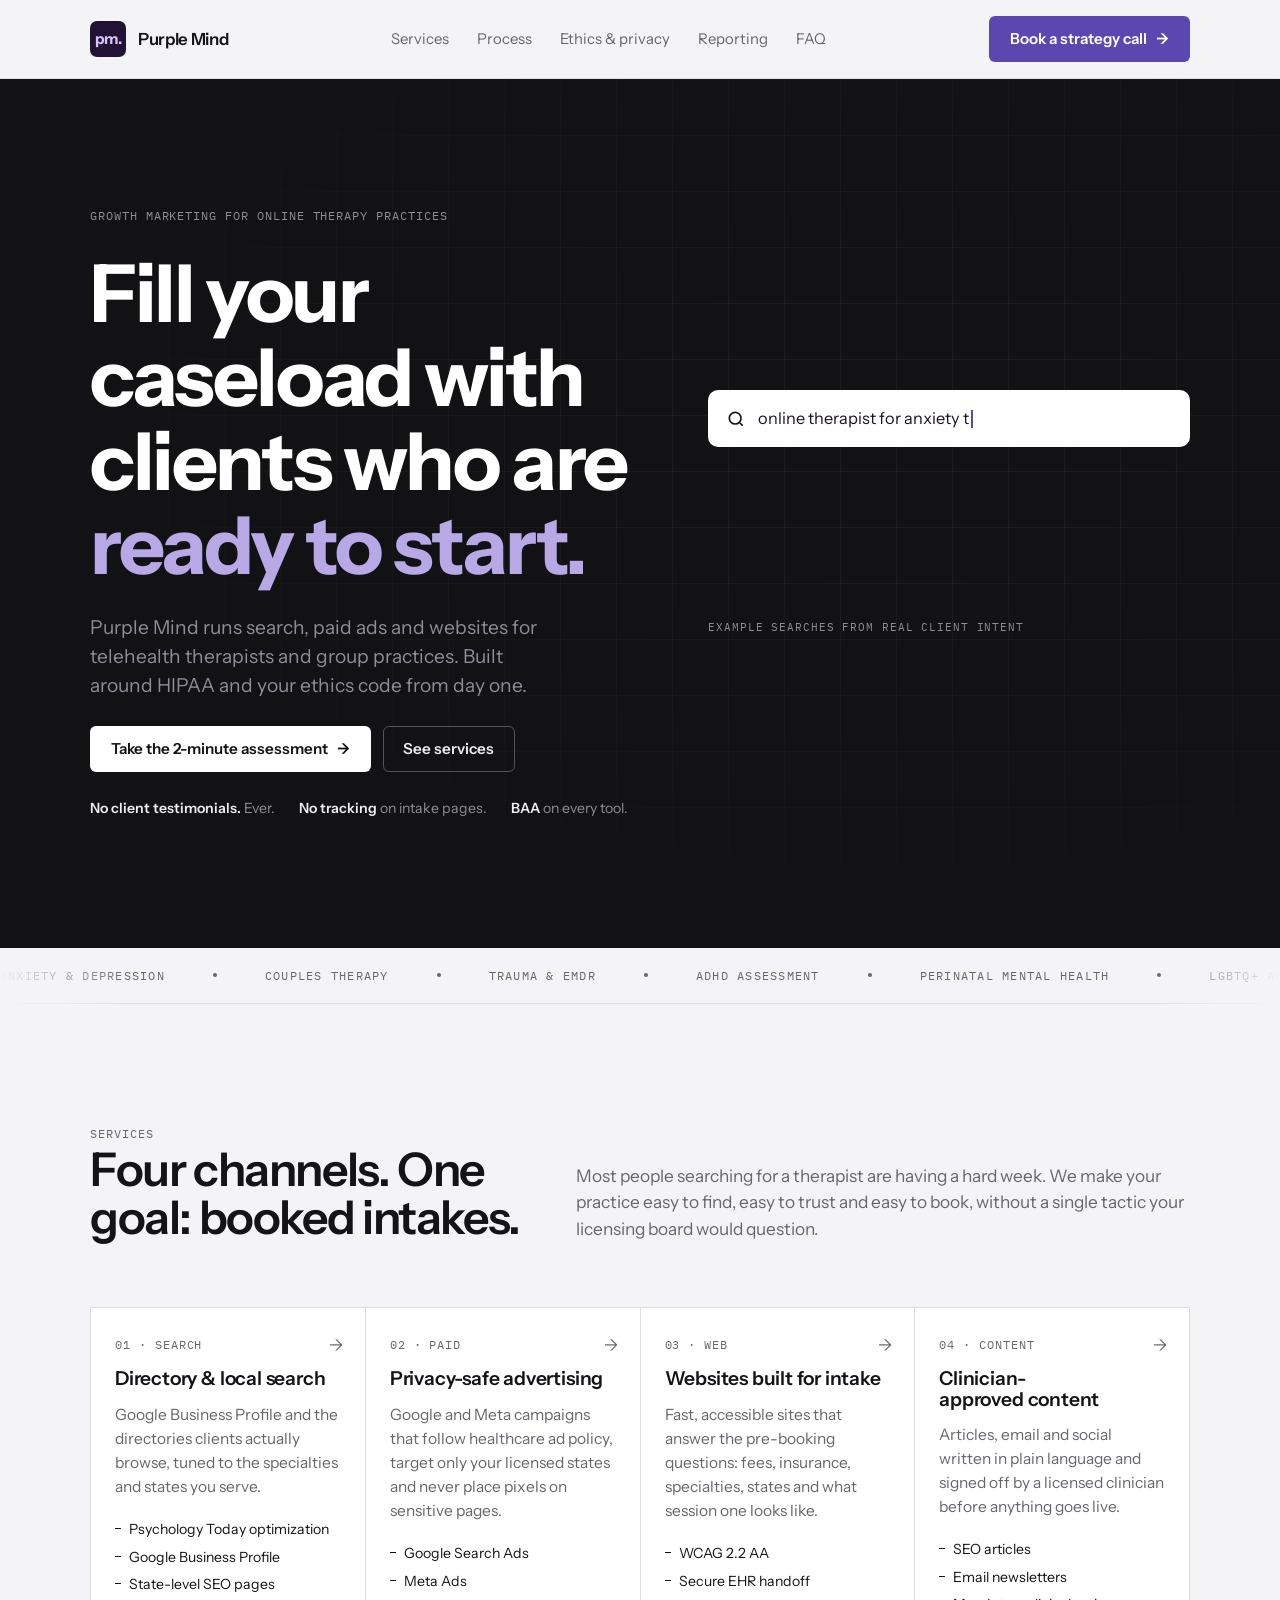
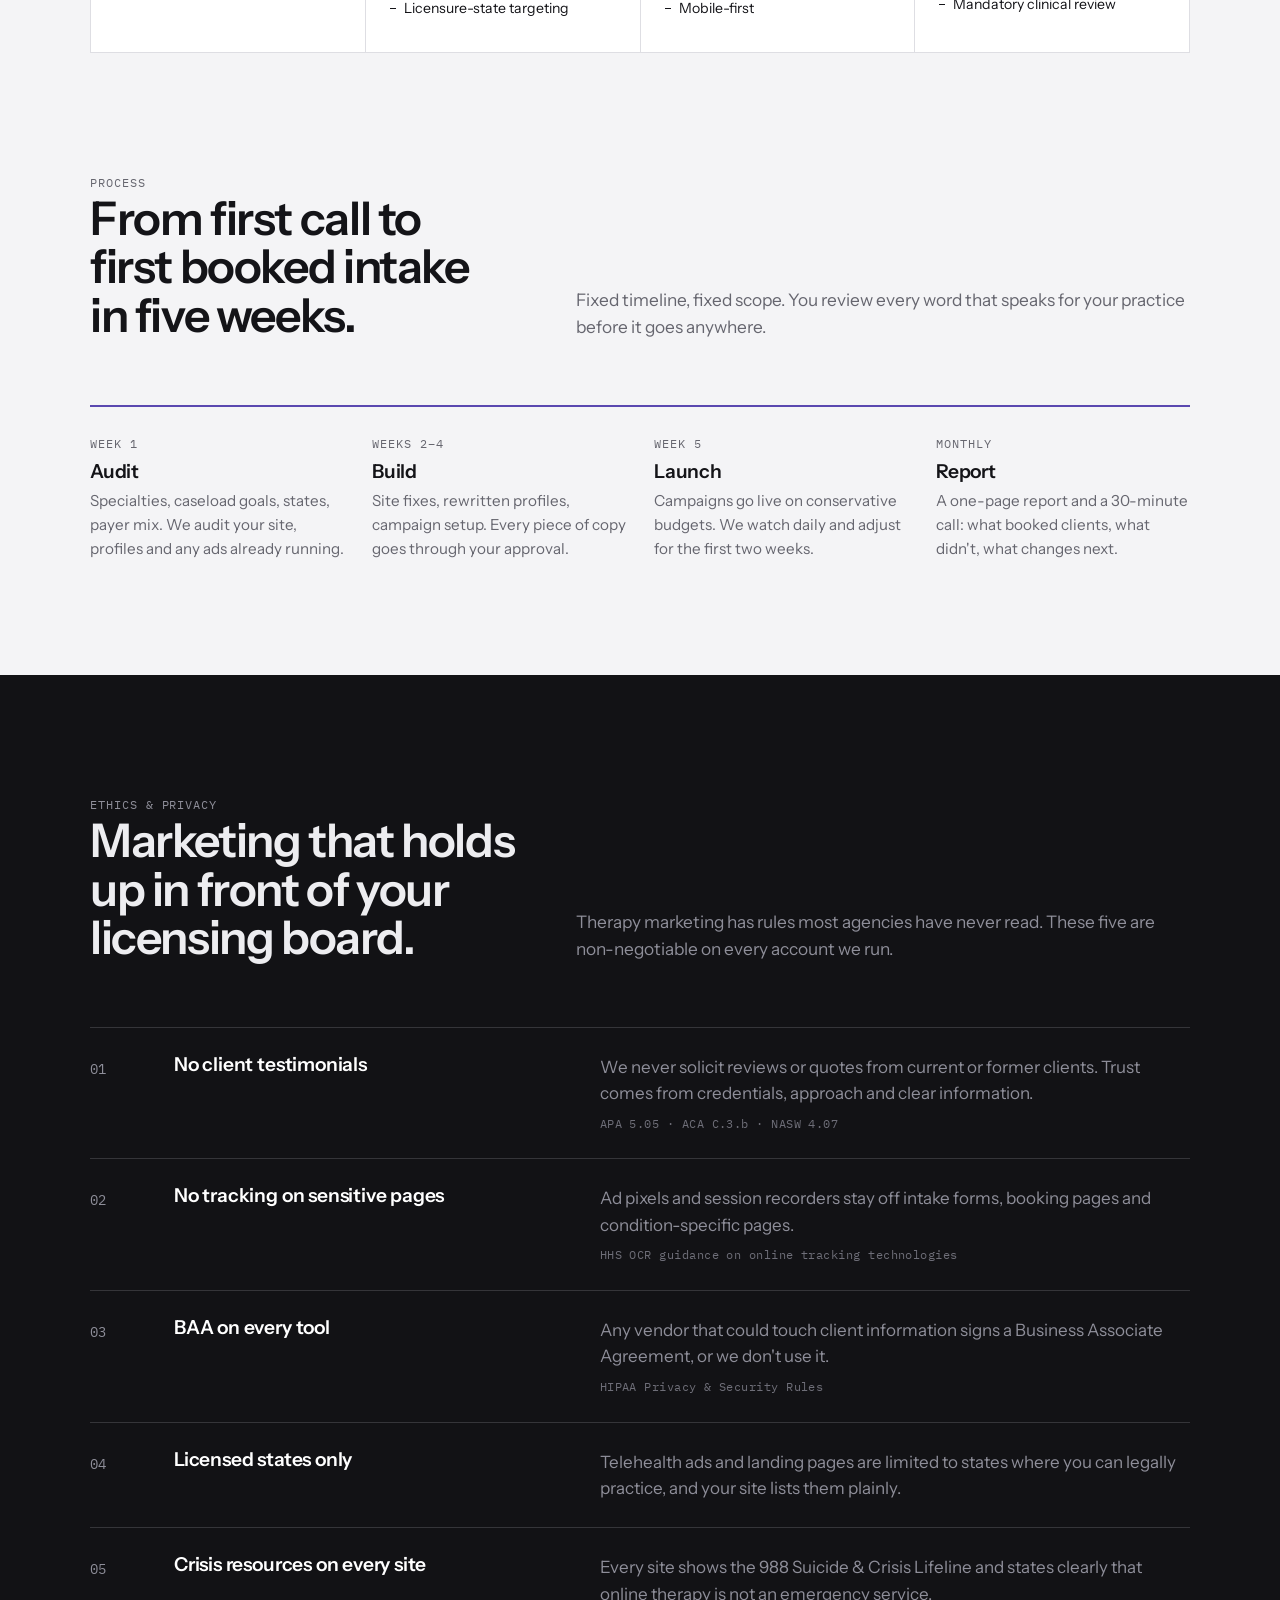
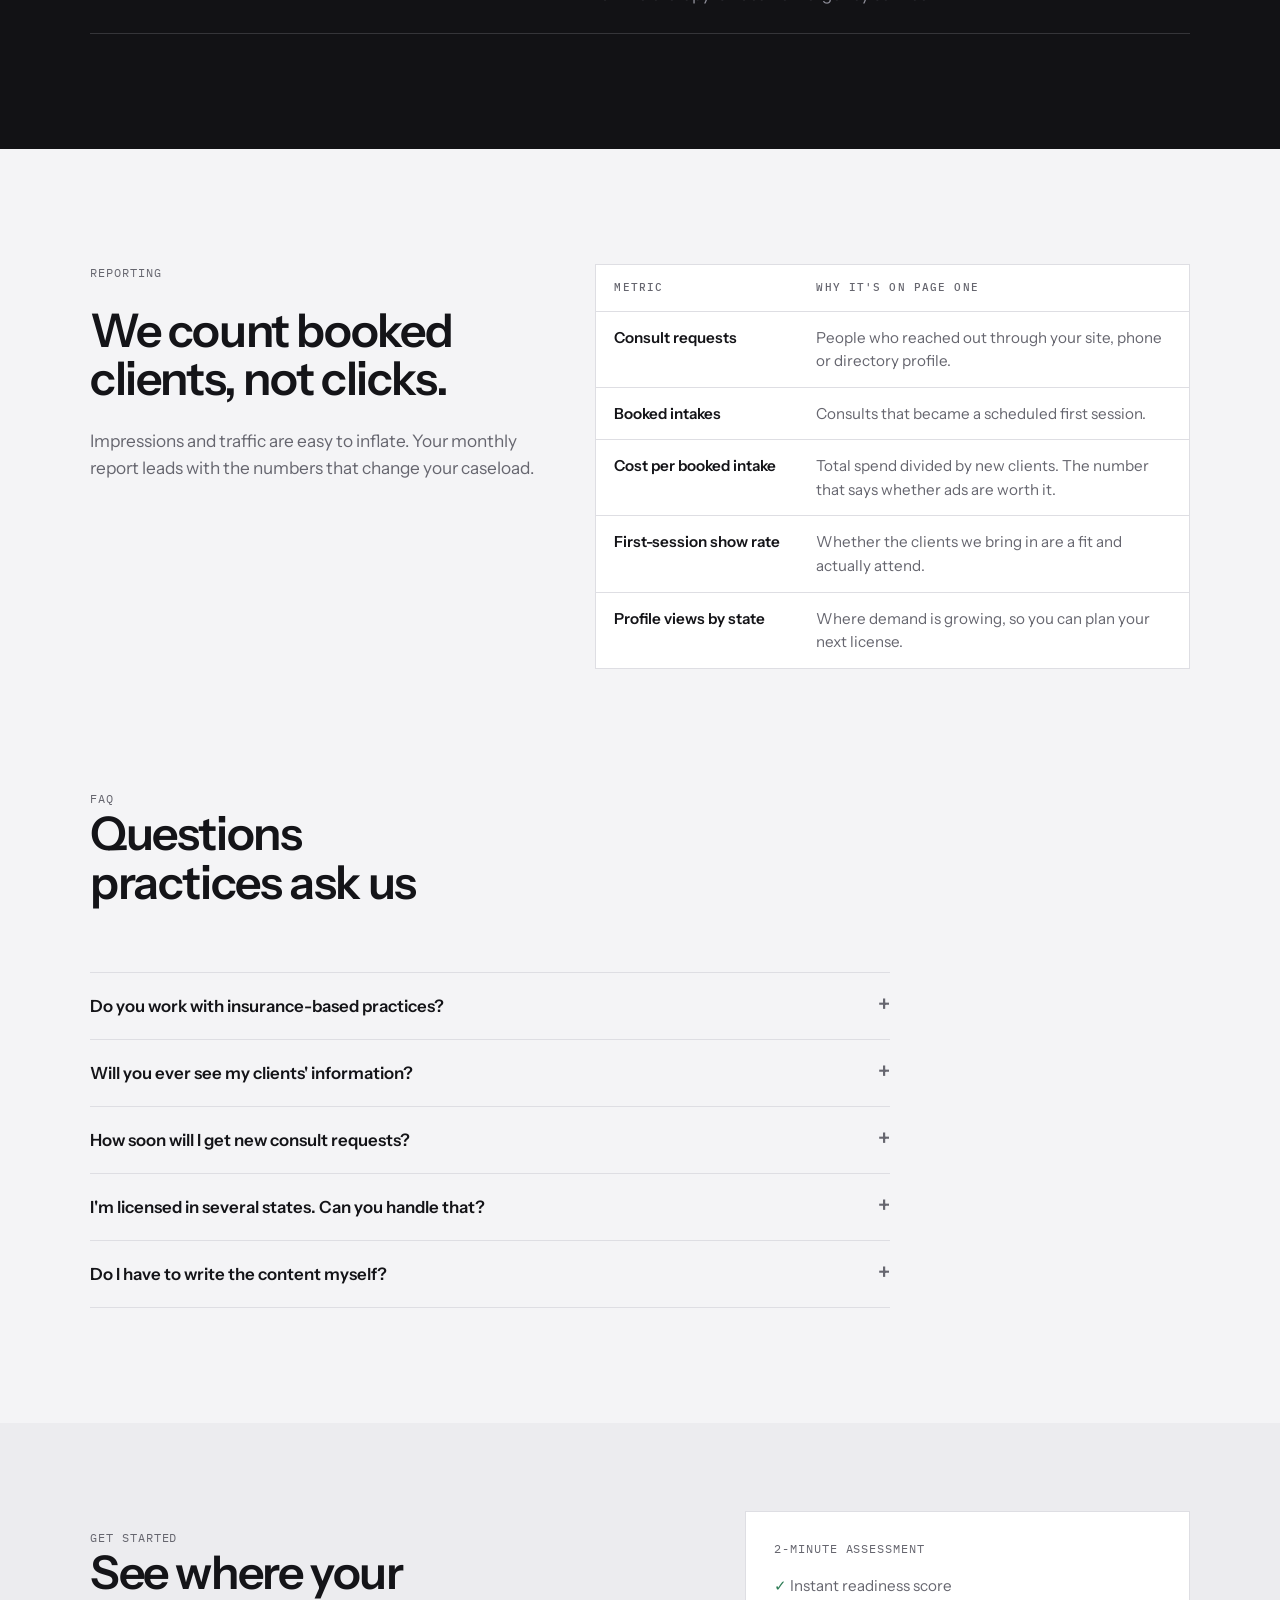
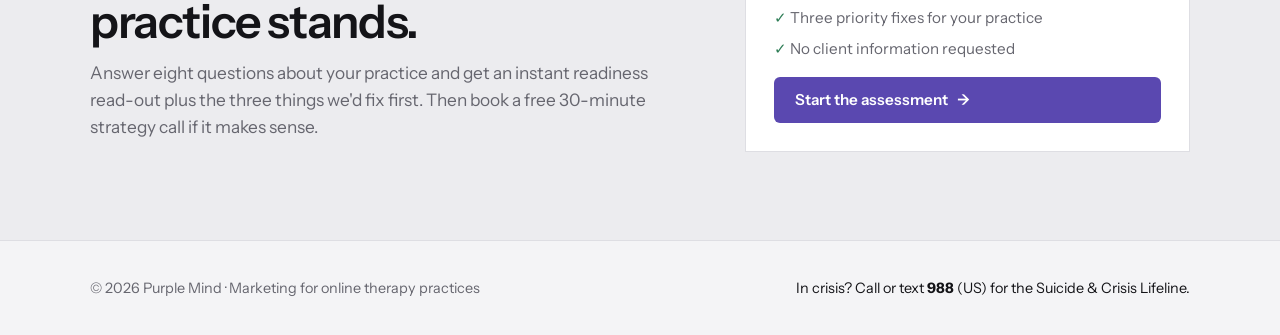
<file: index.html>
<!doctype html>
<html lang="en">
<head>
<meta charset="utf-8">
<meta name="viewport" content="width=device-width, initial-scale=1, viewport-fit=cover">
<title>Purple Mind</title>
<meta name="description" content="Purple Mind is a marketing agency for online therapy practices: privacy-safe ads, search visibility and websites built for intake.">
<link rel="preconnect" href="https://fonts.googleapis.com">
<link rel="preconnect" href="https://fonts.gstatic.com" crossorigin>
<link rel="stylesheet" href="https://fonts.googleapis.com/css2?family=Instrument+Sans:wght@400;500;600;700&family=IBM+Plex+Mono:wght@400;500&display=swap">
<link rel="stylesheet" href="shared.css">
<style>
/* Hero: plum block, left-anchored headline, live search demo on the right */
.hero { background: var(--plum); color: var(--plum-ink); overflow: hidden; position: relative; }
.hero::before {
  content: ""; position: absolute; inset: 0; pointer-events: none;
  background-image: linear-gradient(color-mix(in srgb, #fff 5%, transparent) 1px, transparent 1px),
                    linear-gradient(90deg, color-mix(in srgb, #fff 5%, transparent) 1px, transparent 1px);
  background-size: 56px 56px;
  mask-image: radial-gradient(ellipse at 70% 40%, #000 20%, transparent 70%);
}
.hero .wrap { position: relative; display: grid; grid-template-columns: 1.15fr 1fr; gap: clamp(32px, 5vw, 72px); align-items: center; padding-block: clamp(64px, 10vw, 128px); }
.hero-copy { display: grid; gap: 26px; min-width: 0; }
.hero .mono { color: var(--plum-muted); }
.hero h1 { color: #fff; }
.hero h1 span { color: var(--lavender); }
.hero .lede { font-size: 1.2rem; color: var(--plum-muted); max-width: 36ch; line-height: 1.5; }
.hero-actions { display: flex; flex-wrap: wrap; gap: 12px; }
.hero .btn-ghost { border-color: color-mix(in srgb, #fff 28%, transparent); color: var(--plum-ink); }
.hero .btn-ghost:hover { border-color: #fff; }
.hero-foot { display: flex; flex-wrap: wrap; gap: 8px 24px; font-size: 0.88rem; color: var(--plum-muted); }
.hero-foot b { color: var(--plum-ink); font-weight: 600; }

.up { animation: up .8s var(--ease) both; }
.up[data-i="1"] { animation-delay: .08s; } .up[data-i="2"] { animation-delay: .16s; }
.up[data-i="3"] { animation-delay: .24s; } .up[data-i="4"] { animation-delay: .32s; } .up[data-i="5"] { animation-delay: .4s; }
@keyframes up { from { opacity: 0; transform: translateY(22px); } to { opacity: 1; transform: none; } }

/* Search demo */
.demo { display: grid; gap: 14px; min-width: 0; animation: up .9s var(--ease) .3s both; }
.search {
  background: #fff; color: #1B1226; border-radius: 10px; padding: 16px 18px;
  display: flex; align-items: center; gap: 12px; font-size: 1.02rem;
  box-shadow: 0 30px 60px -30px rgba(0,0,0,.6);
}
.search svg { flex: none; }
.search .q { white-space: nowrap; overflow: hidden; text-overflow: ellipsis; min-width: 0; }
.caret { display: inline-block; width: 2px; height: 1.1em; background: var(--violet); vertical-align: text-bottom; margin-left: 2px; animation: blink 1s steps(1) infinite; }
@keyframes blink { 50% { opacity: 0; } }
.result {
  background: color-mix(in srgb, #fff 6%, var(--plum)); border: 1px solid color-mix(in srgb, #fff 14%, transparent);
  border-radius: 10px; padding: 16px 18px; display: grid; gap: 6px;
  opacity: 0; transform: translateY(8px); transition: opacity .5s var(--ease), transform .5s var(--ease);
}
.result.show { opacity: 1; transform: none; }
.result .tag { font-family: var(--mono); font-size: 0.68rem; letter-spacing: 0.1em; text-transform: uppercase; color: var(--plum-muted); }
.result .name { font-weight: 600; color: #fff; font-size: 1.05rem; }
.result .meta { color: var(--plum-muted); font-size: 0.9rem; }
.result .cta { margin-top: 6px; display: inline-block; font-size: 0.85rem; font-weight: 600; color: var(--lavender); }
.demo-note { font-family: var(--mono); font-size: 0.7rem; letter-spacing: 0.08em; text-transform: uppercase; color: var(--plum-muted); }
@media (max-width: 860px) { .hero .wrap { grid-template-columns: 1fr; } }
@media (max-width: 520px) {
  .hero .wrap { padding-block: 48px 40px; gap: 36px; }
  .hero .lede { font-size: 1.05rem; }
  .hero-actions .btn { width: 100%; justify-content: center; }
  .search { font-size: 0.95rem; padding: 14px 16px; }
  .marquee { padding-block: 14px; }
  section.block { padding-block: 56px; }
  .rule { grid-template-columns: 1fr; gap: 6px; }
  .rule .n { padding-top: 0; }
  .rule p { grid-column: 1; }
  .rule:hover { padding-left: 0; }
  .cta-box { padding: 20px; }
  .cta-box .btn { width: 100%; justify-content: center; }
}

/* Marquee of specialties */
.marquee { border-bottom: 1px solid var(--line); overflow: hidden; padding-block: 18px; mask-image: linear-gradient(90deg, transparent, #000 10%, #000 90%, transparent); }
.track { display: flex; gap: 48px; width: max-content; animation: scroll 36s linear infinite; }
.marquee:hover .track { animation-play-state: paused; }
.track span { font-family: var(--mono); font-size: 0.78rem; letter-spacing: 0.1em; text-transform: uppercase; color: var(--muted); white-space: nowrap; display: flex; align-items: center; gap: 48px; }
.track span::after { content: ""; width: 4px; height: 4px; border-radius: 50%; background: var(--muted); }
@keyframes scroll { to { transform: translateX(-50%); } }

section.block { padding-block: clamp(72px, 9vw, 120px); }
.head { display: grid; grid-template-columns: minmax(0, 1fr) minmax(0, 1.4fr); gap: 24px 48px; margin-bottom: clamp(40px, 5vw, 64px); align-items: end; }
.head p { color: var(--muted); font-size: 1.08rem; max-width: 56ch; }
@media (max-width: 760px) { .head { grid-template-columns: 1fr; } }

/* Services */
.services { display: grid; grid-template-columns: repeat(4, minmax(0, 1fr)); gap: 1px; background: var(--line); border: 1px solid var(--line); }
.service { background: var(--surface); padding: 28px 24px 32px; display: grid; gap: 14px; align-content: start; position: relative; transition: background .3s; }
.service::after { content: "→"; position: absolute; right: 22px; top: 24px; color: var(--muted); transition: transform .3s var(--ease); }
.service:hover { background: var(--tint); }
.service:hover::after { transform: translateX(5px); color: var(--violet); }
.service .mono { color: var(--muted); }
.service p { color: var(--muted); font-size: 0.97rem; }
.service ul { margin: 6px 0 0; padding: 0; list-style: none; display: grid; gap: 6px; font-size: 0.88rem; }
.service li { padding-left: 14px; position: relative; }
.service li::before { content: ""; position: absolute; left: 0; top: 0.65em; width: 6px; height: 1px; background: var(--ink); }
@media (max-width: 1000px) { .services { grid-template-columns: repeat(2, minmax(0, 1fr)); } }
@media (max-width: 560px) { .services { grid-template-columns: 1fr; } }

/* Process: a horizontal line that draws as it enters view */
.process { position: relative; }
.line { height: 2px; background: var(--line); position: relative; margin-bottom: 28px; overflow: hidden; }
.line i { position: absolute; inset: 0; background: var(--violet); transform: translateX(-100%); transition: transform 1.6s var(--ease); }
.line.in i { transform: none; }
.steps { display: grid; grid-template-columns: repeat(4, minmax(0, 1fr)); gap: 28px; }
.step { display: grid; gap: 8px; align-content: start; }
.step .mono { color: var(--muted); }
.step p { color: var(--muted); font-size: 0.95rem; }
@media (max-width: 860px) { .steps { grid-template-columns: repeat(2, minmax(0, 1fr)); } }
@media (max-width: 520px) { .steps { grid-template-columns: 1fr; } }

/* Ethics */
.band { background: var(--plum); color: var(--plum-ink); }
.band .head p, .band .mono { color: var(--plum-muted); }
.rules { border-top: 1px solid color-mix(in srgb, var(--plum-ink) 16%, transparent); }
.rule { display: grid; grid-template-columns: 52px minmax(0, 1fr) minmax(0, 1.5fr); gap: 20px 32px; padding-block: 26px; border-bottom: 1px solid color-mix(in srgb, var(--plum-ink) 16%, transparent); transition: padding-left .3s var(--ease); }
.rule:hover { padding-left: 8px; }
.rule .n { font-family: var(--mono); color: var(--plum-muted); font-size: 0.9rem; padding-top: 4px; }
.rule h3 { color: #fff; }
.rule p { color: var(--plum-muted); }
.rule .src { display: block; margin-top: 8px; font-family: var(--mono); font-size: 0.72rem; letter-spacing: 0.04em; color: color-mix(in srgb, var(--plum-muted) 75%, transparent); }
@media (max-width: 720px) { .rule { grid-template-columns: 52px minmax(0, 1fr); } .rule p { grid-column: 2; } }

/* Reporting */
.report { display: grid; grid-template-columns: minmax(0, 1fr) minmax(0, 1.3fr); gap: 48px; align-items: start; }
.report .head { grid-template-columns: 1fr; margin-bottom: 0; }
.table-wrap { overflow-x: auto; border: 1px solid var(--line); background: var(--surface); }
table { width: 100%; border-collapse: collapse; font-size: 0.95rem; }
th, td { text-align: left; padding: 14px 18px; border-bottom: 1px solid var(--line); vertical-align: top; }
th { font-family: var(--mono); font-size: 0.7rem; letter-spacing: 0.1em; text-transform: uppercase; color: var(--muted); font-weight: 500; }
tr:last-child td { border-bottom: 0; }
tbody tr { transition: background .2s; }
tbody tr:hover { background: var(--tint); }
td:first-child { font-weight: 600; white-space: nowrap; }
td:last-child { color: var(--muted); }
@media (max-width: 860px) { .report { grid-template-columns: 1fr; gap: 32px; } }

/* FAQ */
.faq { max-width: 800px; border-top: 1px solid var(--line); }
details { border-bottom: 1px solid var(--line); }
summary { cursor: pointer; list-style: none; display: flex; justify-content: space-between; gap: 16px; padding-block: 20px; font-weight: 600; font-size: 1.05rem; }
summary::-webkit-details-marker { display: none; }
summary::after { content: "+"; color: var(--muted); font-size: 1.4rem; line-height: 1; transition: transform .25s var(--ease); }
details[open] summary::after { transform: rotate(45deg); }
details p { color: var(--muted); padding-bottom: 22px; max-width: 64ch; }

/* CTA */
.cta { background: var(--tint); }
.cta .wrap { display: grid; grid-template-columns: minmax(0, 1.4fr) minmax(0, 1fr); gap: 32px; align-items: center; padding-block: clamp(56px, 7vw, 88px); }
.cta p { color: var(--muted); font-size: 1.08rem; max-width: 50ch; margin-top: 14px; }
.cta-box { background: var(--surface); border: 1px solid var(--line); padding: 28px; display: grid; gap: 16px; }
.cta-box .mono { color: var(--muted); }
.cta-box ul { margin: 0; padding: 0; list-style: none; display: grid; gap: 8px; font-size: 0.95rem; color: var(--muted); }
.cta-box li::before { content: "✓ "; color: var(--ok); }
@media (max-width: 760px) { .cta .wrap { grid-template-columns: 1fr; } }
</style>
</head>
<body>

<header class="nav" id="nav">
  <div class="wrap">
    <a class="logo" href="#top"><span class="logo-mark" aria-hidden="true">pm.</span>Purple Mind</a>
    <nav class="nav-links" aria-label="Main">
      <a href="#services">Services</a>
      <a href="#process">Process</a>
      <a href="#ethics">Ethics &amp; privacy</a>
      <a href="#reporting">Reporting</a>
      <a href="#faq">FAQ</a>
    </nav>
    <a class="btn btn-primary" href="quiz.html"><span class="long">Book a strategy call</span><span class="short">Book a call</span> <span class="arr">→</span></a>
  </div>
</header>

<main id="top">
  <section class="hero">
    <div class="wrap">
      <div class="hero-copy">
        <span class="mono up" data-i="1">Growth marketing for online therapy practices</span>
        <h1 class="up" data-i="2">Fill your caseload with clients who are <span>ready to start.</span></h1>
        <p class="lede up" data-i="3">Purple Mind runs search, paid ads and websites for telehealth therapists and group practices. Built around HIPAA and your ethics code from day one.</p>
        <div class="hero-actions up" data-i="4">
          <a class="btn btn-light" href="quiz.html">Take the 2-minute assessment <span class="arr">→</span></a>
          <a class="btn btn-ghost" href="#services">See services</a>
        </div>
        <div class="hero-foot up" data-i="5">
          <span><b>No client testimonials.</b> Ever.</span>
          <span><b>No tracking</b> on intake pages.</span>
          <span><b>BAA</b> on every tool.</span>
        </div>
      </div>

      <div class="demo" aria-label="Example of a client search">
        <div class="search">
          <svg width="20" height="20" viewBox="0 0 24 24" fill="none" stroke="#141418" stroke-width="2" aria-hidden="true"><circle cx="11" cy="11" r="7"/><path d="m20 20-3.5-3.5"/></svg>
          <span class="q"><span id="typed"></span><span class="caret" aria-hidden="true"></span></span>
        </div>
        <div class="result" id="result">
          <span class="tag">Top result · Your practice</span>
          <span class="name" id="r-name">Lakeside Counseling Group</span>
          <span class="meta" id="r-meta">Online · Accepting new clients · Licensed in WA, OR, CA</span>
          <span class="cta">Book a free 15-minute consult →</span>
        </div>
        <span class="demo-note">Example searches from real client intent</span>
      </div>
    </div>
  </section>

  <div class="marquee" aria-hidden="true">
    <div class="track" id="track">
      <span>Anxiety &amp; depression</span><span>Couples therapy</span><span>Trauma &amp; EMDR</span><span>ADHD assessment</span><span>Perinatal mental health</span><span>LGBTQ+ affirming care</span><span>Teen &amp; family therapy</span><span>Grief counseling</span><span>OCD &amp; ERP</span><span>Psychiatric medication management</span>
    </div>
  </div>

  <section class="block" id="services">
    <div class="wrap">
      <div class="head">
        <div class="reveal"><span class="mono">Services</span><h2>Four channels. One goal: booked intakes.</h2></div>
        <p class="reveal" data-delay="1">Most people searching for a therapist are having a hard week. We make your practice easy to find, easy to trust and easy to book, without a single tactic your licensing board would question.</p>
      </div>
      <div class="services">
        <article class="service reveal">
          <span class="mono">01 · Search</span>
          <h3>Directory &amp; local search</h3>
          <p>Google Business Profile and the directories clients actually browse, tuned to the specialties and states you serve.</p>
          <ul><li>Psychology Today optimization</li><li>Google Business Profile</li><li>State-level SEO pages</li></ul>
        </article>
        <article class="service reveal" data-delay="1">
          <span class="mono">02 · Paid</span>
          <h3>Privacy-safe advertising</h3>
          <p>Google and Meta campaigns that follow healthcare ad policy, target only your licensed states and never place pixels on sensitive pages.</p>
          <ul><li>Google Search Ads</li><li>Meta Ads</li><li>Licensure-state targeting</li></ul>
        </article>
        <article class="service reveal" data-delay="2">
          <span class="mono">03 · Web</span>
          <h3>Websites built for intake</h3>
          <p>Fast, accessible sites that answer the pre-booking questions: fees, insurance, specialties, states and what session one looks like.</p>
          <ul><li>WCAG 2.2 AA</li><li>Secure EHR handoff</li><li>Mobile-first</li></ul>
        </article>
        <article class="service reveal" data-delay="3">
          <span class="mono">04 · Content</span>
          <h3>Clinician-approved content</h3>
          <p>Articles, email and social written in plain language and signed off by a licensed clinician before anything goes live.</p>
          <ul><li>SEO articles</li><li>Email newsletters</li><li>Mandatory clinical review</li></ul>
        </article>
      </div>
    </div>
  </section>

  <section class="block process" id="process" style="padding-top:0">
    <div class="wrap">
      <div class="head">
        <div class="reveal"><span class="mono">Process</span><h2>From first call to first booked intake in five weeks.</h2></div>
        <p class="reveal" data-delay="1">Fixed timeline, fixed scope. You review every word that speaks for your practice before it goes anywhere.</p>
      </div>
      <div class="line" id="line"><i></i></div>
      <div class="steps">
        <div class="step reveal"><span class="mono">Week 1</span><h3>Audit</h3><p>Specialties, caseload goals, states, payer mix. We audit your site, profiles and any ads already running.</p></div>
        <div class="step reveal" data-delay="1"><span class="mono">Weeks 2–4</span><h3>Build</h3><p>Site fixes, rewritten profiles, campaign setup. Every piece of copy goes through your approval.</p></div>
        <div class="step reveal" data-delay="2"><span class="mono">Week 5</span><h3>Launch</h3><p>Campaigns go live on conservative budgets. We watch daily and adjust for the first two weeks.</p></div>
        <div class="step reveal" data-delay="3"><span class="mono">Monthly</span><h3>Report</h3><p>A one-page report and a 30-minute call: what booked clients, what didn't, what changes next.</p></div>
      </div>
    </div>
  </section>

  <section class="block band" id="ethics">
    <div class="wrap">
      <div class="head">
        <div class="reveal"><span class="mono">Ethics &amp; privacy</span><h2>Marketing that holds up in front of your licensing board.</h2></div>
        <p class="reveal" data-delay="1">Therapy marketing has rules most agencies have never read. These five are non-negotiable on every account we run.</p>
      </div>
      <div class="rules">
        <div class="rule reveal"><span class="n">01</span><h3>No client testimonials</h3><p>We never solicit reviews or quotes from current or former clients. Trust comes from credentials, approach and clear information.<span class="src">APA 5.05 · ACA C.3.b · NASW 4.07</span></p></div>
        <div class="rule reveal"><span class="n">02</span><h3>No tracking on sensitive pages</h3><p>Ad pixels and session recorders stay off intake forms, booking pages and condition-specific pages.<span class="src">HHS OCR guidance on online tracking technologies</span></p></div>
        <div class="rule reveal"><span class="n">03</span><h3>BAA on every tool</h3><p>Any vendor that could touch client information signs a Business Associate Agreement, or we don't use it.<span class="src">HIPAA Privacy &amp; Security Rules</span></p></div>
        <div class="rule reveal"><span class="n">04</span><h3>Licensed states only</h3><p>Telehealth ads and landing pages are limited to states where you can legally practice, and your site lists them plainly.</p></div>
        <div class="rule reveal"><span class="n">05</span><h3>Crisis resources on every site</h3><p>Every site shows the 988 Suicide &amp; Crisis Lifeline and states clearly that online therapy is not an emergency service.</p></div>
      </div>
    </div>
  </section>

  <section class="block" id="reporting">
    <div class="wrap report">
      <div class="head reveal">
        <span class="mono">Reporting</span>
        <h2>We count booked clients, not clicks.</h2>
        <p>Impressions and traffic are easy to inflate. Your monthly report leads with the numbers that change your caseload.</p>
      </div>
      <div class="table-wrap reveal" data-delay="1">
        <table>
          <thead><tr><th>Metric</th><th>Why it's on page one</th></tr></thead>
          <tbody>
            <tr><td>Consult requests</td><td>People who reached out through your site, phone or directory profile.</td></tr>
            <tr><td>Booked intakes</td><td>Consults that became a scheduled first session.</td></tr>
            <tr><td>Cost per booked intake</td><td>Total spend divided by new clients. The number that says whether ads are worth it.</td></tr>
            <tr><td>First-session show rate</td><td>Whether the clients we bring in are a fit and actually attend.</td></tr>
            <tr><td>Profile views by state</td><td>Where demand is growing, so you can plan your next license.</td></tr>
          </tbody>
        </table>
      </div>
    </div>
  </section>

  <section class="block" id="faq" style="padding-top:0">
    <div class="wrap">
      <div class="head"><div class="reveal"><span class="mono">FAQ</span><h2>Questions practices ask us</h2></div></div>
      <div class="faq reveal">
        <details><summary>Do you work with insurance-based practices?</summary><p>Yes. Private-pay, in-network and mixed. We shape messaging and targeting around the panels you're on and the fees you charge.</p></details>
        <details><summary>Will you ever see my clients' information?</summary><p>No. Client details go straight into your EHR or practice management system. We see counts, such as how many consults were booked, never names or notes.</p></details>
        <details><summary>How soon will I get new consult requests?</summary><p>Paid ads usually bring the first requests within a few weeks of launch. Search and directory work builds over three to six months. You'll get a realistic forecast after the audit.</p></details>
        <details><summary>I'm licensed in several states. Can you handle that?</summary><p>Yes. We build state-specific pages and campaigns and keep each inside that state's rules, including PSYPACT and counseling compact states.</p></details>
        <details><summary>Do I have to write the content myself?</summary><p>No. We write it, you approve it. Nothing clinical goes live without a licensed clinician on your team signing off.</p></details>
      </div>
    </div>
  </section>

  <section class="cta" id="contact">
    <div class="wrap">
      <div class="reveal">
        <span class="mono">Get started</span>
        <h2>See where your practice stands.</h2>
        <p>Answer eight questions about your practice and get an instant readiness read-out plus the three things we'd fix first. Then book a free 30-minute strategy call if it makes sense.</p>
      </div>
      <div class="cta-box reveal" data-delay="1">
        <span class="mono">2-minute assessment</span>
        <ul>
          <li>Instant readiness score</li>
          <li>Three priority fixes for your practice</li>
          <li>No client information requested</li>
        </ul>
        <a class="btn btn-primary" href="quiz.html">Start the assessment <span class="arr">→</span></a>
      </div>
    </div>
  </section>
</main>

<footer>
  <div class="wrap">
    <span>© 2026 Purple Mind · Marketing for online therapy practices</span>
    <span class="crisis">In crisis? Call or text <strong>988</strong> (US) for the Suicide &amp; Crisis Lifeline.</span>
  </div>
</footer>

<script>
(function () {
  document.documentElement.classList.add('js');
  var reduce = window.matchMedia('(prefers-reduced-motion: reduce)').matches;

  // Hero: cycle through real search phrases, then show the practice as the top result
  var searches = [
    { q: 'online therapist for anxiety that takes Aetna', name: 'Lakeside Counseling Group', meta: 'Online · In-network with Aetna · Licensed in WA, OR, CA' },
    { q: 'couples counseling near me virtual', name: 'Northstar Couples Therapy', meta: 'Online · Gottman-trained · Evening appointments' },
    { q: 'EMDR therapist telehealth Texas', name: 'Riverbend Trauma Care', meta: 'Online · EMDR certified · Licensed in TX, NM' },
    { q: 'psychiatric nurse practitioner adhd online', name: 'Clearview Psychiatry', meta: 'Online · ADHD assessment · Accepting new clients' }
  ];
  var typed = document.getElementById('typed'), result = document.getElementById('result');
  var rName = document.getElementById('r-name'), rMeta = document.getElementById('r-meta');
  var si = 0;
  function run() {
    var s = searches[si]; si = (si + 1) % searches.length;
    result.classList.remove('show'); typed.textContent = '';
    if (reduce) { typed.textContent = s.q; rName.textContent = s.name; rMeta.textContent = s.meta; result.classList.add('show'); setTimeout(run, 5000); return; }
    var i = 0;
    (function type() {
      if (i <= s.q.length) { typed.textContent = s.q.slice(0, i++); setTimeout(type, 38 + Math.random() * 40); return; }
      rName.textContent = s.name; rMeta.textContent = s.meta;
      setTimeout(function () { result.classList.add('show'); }, 350);
      setTimeout(run, 4200);
    })();
  }
  run();

  // Marquee needs its content doubled to loop seamlessly
  var track = document.getElementById('track');
  track.innerHTML += track.innerHTML;

  // Reveal on scroll
  var io = new IntersectionObserver(function (entries) {
    entries.forEach(function (e) { if (e.isIntersecting) { e.target.classList.add('in'); io.unobserve(e.target); } });
  }, { rootMargin: '0px 0px 12% 0px', threshold: 0 });
  // Safety net: nothing stays hidden if the observer never fires (e.g. anchor jumps)
  setTimeout(function () { document.querySelectorAll('.reveal, .line').forEach(function (el) { el.classList.add('in'); }); }, 2500);
  document.querySelectorAll('.reveal, .line').forEach(function (el) { io.observe(el); });

  // Compact nav after scrolling
  var nav = document.getElementById('nav');
  addEventListener('scroll', function () { nav.classList.toggle('compact', scrollY > 40); }, { passive: true });
})();
</script>
</body>
</html>
</file>
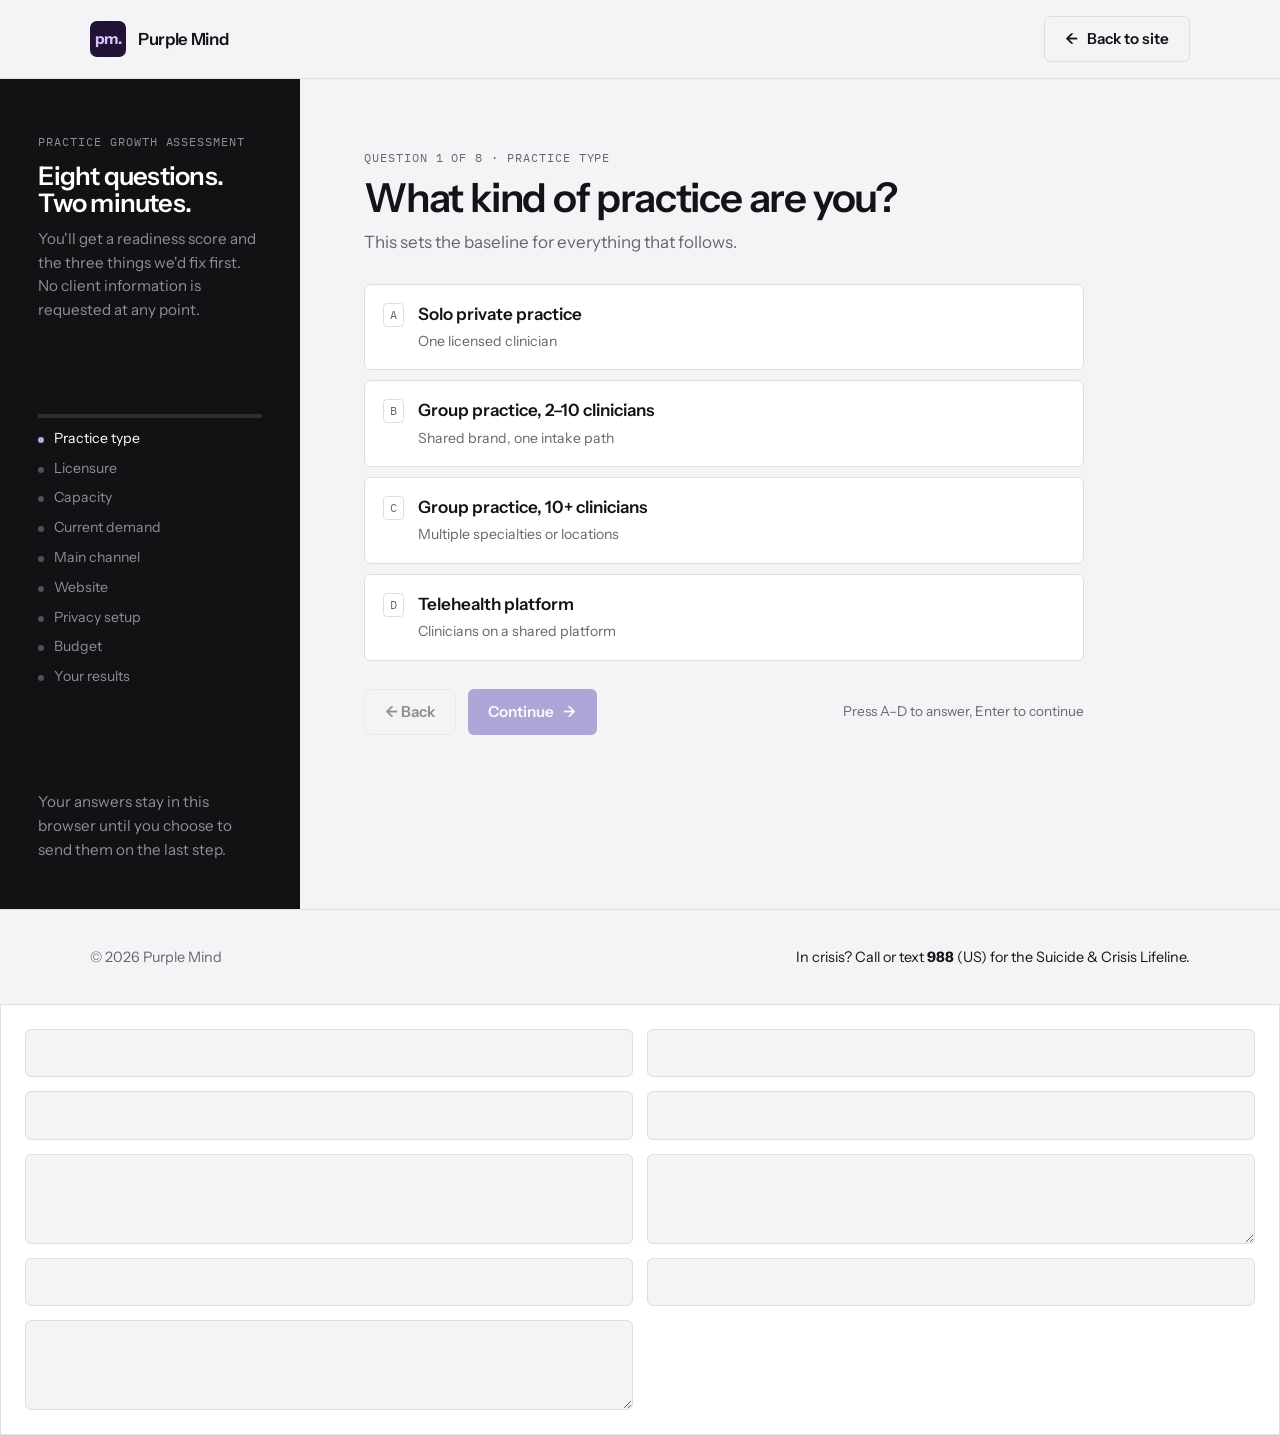
<file: quiz.html>
<!doctype html>
<html lang="en">
<head>
<meta charset="utf-8">
<meta name="viewport" content="width=device-width, initial-scale=1, viewport-fit=cover">
<title>Practice Growth Assessment · Purple Mind</title>
<meta name="description" content="An eight-question assessment for online therapy practices: get a readiness score and the three fixes we'd make first.">
<link rel="preconnect" href="https://fonts.googleapis.com">
<link rel="preconnect" href="https://fonts.gstatic.com" crossorigin>
<link rel="stylesheet" href="https://fonts.googleapis.com/css2?family=Instrument+Sans:wght@400;500;600;700&family=IBM+Plex+Mono:wght@400;500&display=swap">
<link rel="stylesheet" href="shared.css">
<style>
/* Quiz: one question per screen, plum sidebar with progress, answers as large selectable tiles */
.quiz { display: grid; grid-template-columns: 300px minmax(0, 1fr); min-height: calc(100vh - 70px); }
.side { background: var(--plum); color: var(--plum-ink); padding: clamp(28px, 4vw, 48px) clamp(20px, 3vw, 40px); display: grid; align-content: space-between; gap: 32px; }
.side .mono { color: var(--plum-muted); }
.side h2 { color: #fff; font-size: 1.6rem; margin-top: 10px; }
.side p { color: var(--plum-muted); font-size: 0.95rem; margin-top: 10px; }
.prog { display: grid; gap: 10px; }
.prog-bar { height: 4px; background: color-mix(in srgb, #fff 12%, transparent); overflow: hidden; }
.prog-bar i { display: block; height: 100%; width: 0; background: var(--lavender); transition: width .5s var(--ease); }
.prog-list { list-style: none; margin: 0; padding: 0; display: grid; gap: 8px; font-size: 0.88rem; color: var(--plum-muted); }
.prog-list li { display: flex; gap: 10px; align-items: baseline; transition: color .3s; }
.prog-list li::before { content: ""; width: 6px; height: 6px; border-radius: 50%; background: currentColor; flex: none; opacity: .5; }
.prog-list li.done { color: var(--plum-ink); }
.prog-list li.now { color: #fff; }
.prog-list li.now::before { opacity: 1; background: var(--lavender); }
.side-foot { font-size: 0.82rem; color: var(--plum-muted); }

.stage { padding: clamp(32px, 5vw, 72px) clamp(16px, 5vw, 80px); display: grid; align-content: start; min-width: 0; }
.panel { display: grid; gap: 28px; max-width: 720px; animation: slide .45s var(--ease) both; }
.panel[hidden] { display: none; }
@keyframes slide { from { opacity: 0; transform: translateX(24px); } to { opacity: 1; transform: none; } }
.panel .mono { color: var(--muted); }
.panel h1 { font-size: clamp(1.7rem, 3.4vw, 2.5rem); font-weight: 600; margin-top: 8px; }
.panel .help { color: var(--muted); margin-top: 10px; max-width: 56ch; }

.opts { display: grid; gap: 10px; }
.opts.grid { grid-template-columns: repeat(2, minmax(0, 1fr)); }
.opt {
  display: flex; gap: 14px; align-items: flex-start; text-align: left; width: 100%;
  background: var(--surface); border: 1px solid var(--line); border-radius: var(--radius);
  padding: 16px 18px; font: inherit; color: var(--ink); cursor: pointer;
  transition: border-color .2s, background .2s, transform .2s var(--ease);
}
.opt:hover { border-color: var(--violet); transform: translateY(-1px); }
.opt[aria-checked="true"] { border-color: var(--violet); background: var(--tint); box-shadow: inset 0 0 0 1px var(--violet); }
.opt .k { font-family: var(--mono); font-size: 0.72rem; color: var(--muted); border: 1px solid var(--line); border-radius: 4px; padding: 2px 6px; flex: none; margin-top: 2px; }
.opt[aria-checked="true"] .k { color: var(--violet); border-color: var(--violet); }
.opt b { display: block; font-weight: 600; }
.opt small { color: var(--muted); font-size: 0.88rem; }
@media (max-width: 640px) { .opts.grid { grid-template-columns: 1fr; } }

.actions { display: flex; flex-wrap: wrap; gap: 12px; align-items: center; }
.actions .hint { font-size: 0.85rem; color: var(--muted); margin-left: auto; }
.btn[disabled] { opacity: .45; cursor: not-allowed; transform: none; }

/* Results */
.score { display: grid; grid-template-columns: auto minmax(0, 1fr); gap: 28px; align-items: center; background: var(--plum); color: var(--plum-ink); padding: 28px; border-radius: var(--radius); }
.ring { width: 132px; height: 132px; position: relative; display: grid; place-items: center; }
.ring svg { position: absolute; inset: 0; transform: rotate(-90deg); }
.ring circle { fill: none; stroke-width: 9; }
.ring .bg { stroke: color-mix(in srgb, #fff 12%, transparent); }
.ring .fg { stroke: var(--lavender); stroke-linecap: round; stroke-dasharray: 339.3; stroke-dashoffset: 339.3; transition: stroke-dashoffset 1.4s var(--ease) .2s; }
.ring .num { font-family: var(--display); font-weight: 700; font-size: 2.2rem; letter-spacing: -0.04em; color: #fff; font-variant-numeric: tabular-nums; }
.ring .of { font-family: var(--mono); font-size: 0.68rem; color: var(--plum-muted); letter-spacing: 0.1em; }
.score .tier { font-family: var(--mono); font-size: 0.72rem; letter-spacing: 0.1em; text-transform: uppercase; color: var(--plum-muted); }
.score h2 { color: #fff; font-size: 1.6rem; margin-top: 6px; }
.score p { color: var(--plum-muted); margin-top: 8px; font-size: 0.97rem; }
@media (max-width: 520px) { .score { grid-template-columns: 1fr; justify-items: start; } }

.fixes { display: grid; gap: 1px; background: var(--line); border: 1px solid var(--line); }
.fix { background: var(--surface); padding: 20px 22px; display: grid; grid-template-columns: 40px minmax(0, 1fr); gap: 4px 16px; }
.fix .n { font-family: var(--mono); color: var(--muted); font-size: 0.85rem; padding-top: 3px; }
.fix h3 { font-size: 1.05rem; }
.fix p { color: var(--muted); font-size: 0.94rem; grid-column: 2; }

form { display: grid; grid-template-columns: repeat(2, minmax(0, 1fr)); gap: 14px; background: var(--surface); border: 1px solid var(--line); padding: 24px; }
.field { display: grid; gap: 6px; min-width: 0; }
.field.full { grid-column: 1 / -1; }
label { font-size: 0.85rem; font-weight: 600; }
input, select, textarea { font: inherit; font-size: 0.97rem; color: var(--ink); background: var(--bg); border: 1px solid var(--line); border-radius: var(--radius); padding: 11px 13px; width: 100%; }
textarea { min-height: 90px; resize: vertical; }
input:focus, select:focus, textarea:focus { outline: 2px solid var(--violet); outline-offset: 1px; border-color: transparent; }
.form-foot { grid-column: 1 / -1; display: flex; flex-wrap: wrap; gap: 12px 20px; align-items: center; justify-content: space-between; }
.form-foot small { color: var(--muted); max-width: 40ch; }
.status { grid-column: 1 / -1; padding: 14px 16px; border-radius: var(--radius); background: var(--tint); font-size: 0.95rem; }
.status.err { background: color-mix(in srgb, #D14343 12%, var(--surface)); }
.summary { font-family: var(--mono); font-size: 0.8rem; white-space: pre-wrap; background: var(--bg); border: 1px solid var(--line); padding: 14px; margin-top: 10px; max-height: 220px; overflow: auto; }
@media (max-width: 560px) { form { grid-template-columns: 1fr; } }
@media (max-width: 860px) {
  .quiz { grid-template-columns: 1fr; min-height: 0; }
  .side { grid-template-rows: auto; gap: 16px; padding: 20px clamp(16px, 4vw, 40px); }
  .side h2 { font-size: 1.15rem; margin-top: 6px; }
  .side p { display: none; }
  .side .mono { font-size: 0.68rem; }
  .prog-list, .side-foot { display: none; }
  .prog { gap: 0; }
}
@media (max-width: 520px) {
  .stage { padding: 28px 16px 48px; }
  .panel { gap: 22px; }
  .panel h1 { font-size: 1.55rem; }
  .opt { padding: 14px 14px; }
  .actions { gap: 10px; }
  .actions .hint { display: none; }
  .actions .btn { flex: 1; justify-content: center; }
  .score { padding: 20px; }
  .ring { width: 112px; height: 112px; }
  .ring .num { font-size: 1.9rem; }
  .ring .of { font-size: 0.58rem; letter-spacing: 0.06em; }
  form { padding: 18px; }
  .fix { grid-template-columns: 1fr; }
  .fix p { grid-column: 1; }
}
</style>
</head>
<body>

<header class="nav">
  <div class="wrap">
    <a class="logo" href="index.html"><span class="logo-mark" aria-hidden="true">pm.</span>Purple Mind</a>
    <a class="btn btn-ghost" href="index.html">← <span class="long">Back to site</span><span class="short">Back</span></a>
  </div>
</header>

<main class="quiz">
  <aside class="side">
    <div>
      <span class="mono">Practice Growth Assessment</span>
      <h2>Eight questions. Two minutes.</h2>
      <p>You'll get a readiness score and the three things we'd fix first. No client information is requested at any point.</p>
    </div>
    <div class="prog">
      <div class="prog-bar"><i id="bar"></i></div>
      <ol class="prog-list" id="prog-list"></ol>
    </div>
    <p class="side-foot">Your answers stay in this browser until you choose to send them on the last step.</p>
  </aside>

  <section class="stage" id="stage" aria-live="polite"></section>
</main>

<footer>
  <div class="wrap">
    <span>© 2026 Purple Mind</span>
    <span class="crisis">In crisis? Call or text <strong>988</strong> (US) for the Suicide &amp; Crisis Lifeline.</span>
  </div>
</footer>

<!-- Netlify Forms reads this hidden copy at deploy time; the visible form is built by the script below -->
<form name="assessment" data-netlify="true" netlify-honeypot="bot-field" hidden>
  <input name="bot-field"><input name="name"><input name="practice"><input name="email"><input name="role">
  <textarea name="notes"></textarea><input name="score"><input name="top-fixes"><textarea name="answers"></textarea>
</form>
<script>
(function () {
  // Where completed assessments are sent. Leave empty until a form endpoint (for example a Formspree form URL) is set up.

  var QUESTIONS = [
    { id: 'type', label: 'Practice type', title: 'What kind of practice are you?', help: 'This sets the baseline for everything that follows.',
      opts: [
        { v: 'solo', t: 'Solo private practice', s: 'One licensed clinician', pts: 1 },
        { v: 'small', t: 'Group practice, 2–10 clinicians', s: 'Shared brand, one intake path', pts: 2 },
        { v: 'large', t: 'Group practice, 10+ clinicians', s: 'Multiple specialties or locations', pts: 3 },
        { v: 'platform', t: 'Telehealth platform', s: 'Clinicians on a shared platform', pts: 3 }
      ] },
    { id: 'states', label: 'Licensure', title: 'How many states can your clinicians see clients in?', help: 'Telehealth ads must be limited to licensed states. More states means more addressable demand.',
      opts: [
        { v: '1', t: 'One state', pts: 1 }, { v: '2-3', t: 'Two or three', pts: 2 },
        { v: '4-10', t: 'Four to ten', pts: 3 }, { v: '10+', t: 'More than ten (or PSYPACT)', pts: 3 }
      ] },
    { id: 'openings', label: 'Capacity', title: 'How much open capacity do you have right now?', help: 'Marketing works best when there are sessions to fill. Full caseloads need a different plan.',
      opts: [
        { v: 'full', t: 'Full, with a waitlist', s: 'Growth means hiring first', pts: 0 },
        { v: 'few', t: 'A few openings a week', pts: 2 },
        { v: 'many', t: 'Significant openings', s: 'Multiple clinicians with room', pts: 3 },
        { v: 'new', t: 'Brand new practice', s: 'Building a caseload from zero', pts: 3 }
      ] },
    { id: 'consults', label: 'Current demand', title: 'How many new consult requests do you get in a typical month?', help: 'Count every channel: website, phone, directories, referrals.',
      opts: [
        { v: '0-5', t: 'Fewer than 5', pts: 3 }, { v: '5-15', t: '5 to 15', pts: 2 },
        { v: '15-40', t: '15 to 40', pts: 1 }, { v: '40+', t: 'More than 40', pts: 0 }
      ] },
    { id: 'channel', label: 'Main channel', title: 'Where do most new clients come from today?', help: 'Pick the single biggest source.',
      opts: [
        { v: 'referrals', t: 'Word of mouth and referrals', s: 'Reliable, but hard to scale', pts: 3 },
        { v: 'directory', t: 'Psychology Today or other directories', pts: 2 },
        { v: 'search', t: 'Google search or Google Business Profile', pts: 1 },
        { v: 'ads', t: 'Paid ads', pts: 1 },
        { v: 'insurance', t: 'Insurance panel listings', pts: 2 },
        { v: 'unsure', t: "I'm not sure", s: 'Nothing is tracked', pts: 3 }
      ] },
    { id: 'website', label: 'Website', title: 'Which best describes your website?', help: 'Think about what someone sees on their phone before deciding to reach out.',
      opts: [
        { v: 'none', t: 'No website, or a directory profile only', pts: 3 },
        { v: 'basic', t: 'A basic site with contact details', s: 'Not updated in a while', pts: 2 },
        { v: 'good', t: 'Modern site with online booking', pts: 1 },
        { v: 'strong', t: 'Modern site, booking and state-specific pages', pts: 0 }
      ] },
    { id: 'privacy', label: 'Privacy setup', title: 'Do you know which tracking tools run on your site and booking pages?', help: 'Ad pixels on intake pages can share health information with ad platforms. Most practices have never checked.',
      opts: [
        { v: 'audited', t: 'Yes, audited and documented', pts: 0 },
        { v: 'think', t: 'I think so, but not documented', pts: 2 },
        { v: 'no', t: 'No idea', pts: 3 },
        { v: 'nothing', t: 'We have no tracking at all', pts: 1 }
      ] },
    { id: 'budget', label: 'Budget', title: 'What monthly marketing budget are you considering, including ad spend?', help: 'A range is fine. This helps us recommend the right starting point.',
      opts: [
        { v: 'lt1k', t: 'Under $1,000', pts: 1 }, { v: '1-3k', t: '$1,000 to $3,000', pts: 2 },
        { v: '3-10k', t: '$3,000 to $10,000', pts: 3 }, { v: '10k+', t: 'More than $10,000', pts: 3 }
      ] }
  ];

  var answers = {}, step = 0, stage = document.getElementById('stage'), bar = document.getElementById('bar'), list = document.getElementById('prog-list');
  var maxPts = QUESTIONS.reduce(function (s, q) { return s + Math.max.apply(null, q.opts.map(function (o) { return o.pts; })); }, 0);

  QUESTIONS.concat([{ label: 'Your results' }]).forEach(function (q) { var li = document.createElement('li'); li.textContent = q.label; list.appendChild(li); });

  function updateProgress() {
    bar.style.width = (step / QUESTIONS.length * 100) + '%';
    Array.prototype.forEach.call(list.children, function (li, i) { li.className = i < step ? 'done' : i === step ? 'now' : ''; });
  }

  function renderQuestion() {
    var q = QUESTIONS[step], keys = 'ABCDEFGH';
    var panel = document.createElement('div'); panel.className = 'panel';
    panel.innerHTML = '<div><span class="mono">Question ' + (step + 1) + ' of ' + QUESTIONS.length + ' · ' + q.label + '</span><h1>' + q.title + '</h1><p class="help">' + q.help + '</p></div>' +
      '<div class="opts' + (q.opts.length > 4 ? ' grid' : '') + '" role="radiogroup" aria-label="' + q.title + '"></div>' +
      '<div class="actions"><button class="btn btn-ghost" type="button" id="back"' + (step === 0 ? ' disabled' : '') + '>← Back</button>' +
      '<button class="btn btn-primary" type="button" id="next" disabled>Continue <span class="arr">→</span></button><span class="hint">Press A–' + keys[q.opts.length - 1] + ' to answer, Enter to continue</span></div>';
    var opts = panel.querySelector('.opts'), next = panel.querySelector('#next');
    q.opts.forEach(function (o, i) {
      var b = document.createElement('button'); b.type = 'button'; b.className = 'opt'; b.setAttribute('role', 'radio');
      b.setAttribute('aria-checked', answers[q.id] === o.v ? 'true' : 'false');
      b.innerHTML = '<span class="k">' + keys[i] + '</span><span><b>' + o.t + '</b>' + (o.s ? '<small>' + o.s + '</small>' : '') + '</span>';
      b.addEventListener('click', function () { select(o.v); });
      opts.appendChild(b);
    });
    function select(v) {
      answers[q.id] = v; next.disabled = false;
      opts.querySelectorAll('.opt').forEach(function (b, i) { b.setAttribute('aria-checked', q.opts[i].v === v ? 'true' : 'false'); });
    }
    if (answers[q.id]) next.disabled = false;
    next.addEventListener('click', function () { step++; render(); });
    panel.querySelector('#back').addEventListener('click', function () { step--; render(); });
    panel._keys = function (e) {
      var i = keys.indexOf(e.key.toUpperCase());
      if (i > -1 && i < q.opts.length && !e.metaKey && !e.ctrlKey) select(q.opts[i].v);
      else if (e.key === 'Enter' && !next.disabled) next.click();
    };
    return panel;
  }

  function score() {
    var pts = 0, labels = {};
    QUESTIONS.forEach(function (q) { var o = q.opts.filter(function (o) { return o.v === answers[q.id]; })[0]; pts += o.pts; labels[q.label] = o.t; });
    return { pts: pts, pct: Math.round(pts / maxPts * 100), labels: labels };
  }

  // Fixes are chosen from answers, most urgent first
  function fixes() {
    var f = [], a = answers;
    if (a.privacy === 'no' || a.privacy === 'think') f.push(['Run a tracking audit on intake and booking pages', 'Document every pixel and script, remove any on sensitive pages, and confirm a BAA for each remaining vendor. This comes before any ad spend.']);
    if (a.website === 'none' || a.website === 'basic') f.push(['Build a site that answers the pre-booking questions', 'Fees, insurance, specialties, licensed states and what the first session looks like, with a booking path that hands off securely to your EHR.']);
    if (a.channel === 'unsure') f.push(['Set up source tracking for consult requests', 'Tag every website, phone and directory inquiry by source so you know what is working before spending more on any of it.']);
    if (a.channel === 'referrals' || a.channel === 'insurance') f.push(['Add a second channel you control', 'Referrals and panel listings are hard to scale on purpose. Google Business Profile and directory optimization is the lowest-cost next step.']);
    if (a.states === '4-10' || a.states === '10+') f.push(['Publish state-specific landing pages', 'One page per licensed state, each listing the clinicians who can see clients there. These capture search demand that a single homepage cannot.']);
    if (a.openings === 'full') f.push(['Hold paid acquisition until capacity opens', 'Spending on consults you cannot schedule hurts show rates and reviews. Use this period to fix the site and profiles instead.']);
    if (a.consults === '0-5' || a.consults === '5-15') f.push(['Start conservative, state-targeted search ads', 'Search ads limited to your licensed states reach people actively looking for a therapist this week. Budgets start small and scale on cost per booked intake.']);
    if (a.budget === 'lt1k') f.push(['Prioritize organic channels first', 'Below $1,000 a month, directory and Google Business Profile work outperforms paid ads. Ads become worthwhile once the booking path is solid.']);
    f.push(['Rebuild directory profiles around specialties', 'Most Psychology Today profiles read like résumés. Rewriting them around the problems you treat and the states you serve lifts inquiry rates without any ad spend.']);
    f.push(['Lead monthly reporting with booked intakes', 'Track consult requests, booked intakes, cost per intake and show rate. Clicks and impressions go on page two.']);
    return f.slice(0, 3);
  }

  function renderResults() {
    var s = score(), tier = s.pct >= 60 ? ['High opportunity', 'There is clear room to grow and the fundamentals need work first. The fixes below are where we would start on day one.']
      : s.pct >= 35 ? ['Ready to scale', 'The basics are in place. The next gains come from tightening the booking path and adding a channel you control.']
      : ['Well positioned', 'Your setup is ahead of most practices. Growth here is about precision: state pages, reporting and careful paid testing.'];
    var panel = document.createElement('div'); panel.className = 'panel'; panel.style.maxWidth = '820px';
    var fx = fixes();
    panel.innerHTML =
      '<div><span class="mono">Your results</span><h1>Here is where your practice stands.</h1></div>' +
      '<div class="score"><div class="ring"><svg viewBox="0 0 120 120" aria-hidden="true"><circle class="bg" cx="60" cy="60" r="54"/><circle class="fg" id="arc" cx="60" cy="60" r="54"/></svg><div style="text-align:center"><div class="num" id="num">0</div><div class="of">Opportunity</div></div></div>' +
      '<div><span class="tier">' + tier[0] + '</span><h2>Growth opportunity score: ' + s.pct + ' of 100</h2><p>' + tier[1] + ' A higher score means more untapped upside, not a worse practice.</p></div></div>' +
      '<div><span class="mono">What we would fix first</span><div class="fixes" style="margin-top:12px">' + fx.map(function (f, i) { return '<div class="fix"><span class="n">0' + (i + 1) + '</span><h3>' + f[0] + '</h3><p>' + f[1] + '</p></div>'; }).join('') + '</div></div>' +
      '<div><span class="mono">Book a free 30-minute strategy call</span><p class="help" style="margin-bottom:16px">We will walk through these three fixes against your actual site and profiles. Please do not include any client information.</p>' +
      '<form id="f" novalidate>' +
      '<div class="field"><label for="f-name">Your name</label><input id="f-name" name="name" autocomplete="name" required></div>' +
      '<div class="field"><label for="f-practice">Practice name</label><input id="f-practice" name="practice" autocomplete="organization"></div>' +
      '<div class="field"><label for="f-email">Work email</label><input id="f-email" name="email" type="email" autocomplete="email" required></div>' +
      '<div class="field"><label for="f-role">Your role</label><select id="f-role" name="role"><option>Owner / lead clinician</option><option>Practice manager</option><option>Marketing lead</option><option>Other</option></select></div>' +
      '<div class="field full"><label for="f-notes">Anything else we should know? (optional)</label><textarea id="f-notes" name="notes"></textarea></div>' +
      '<div class="form-foot"><small>Your eight answers are sent with this request so the call is useful from minute one.</small><button class="btn btn-primary" type="submit" id="send">Request my call <span class="arr">→</span></button></div>' +
      '<p class="status" id="status" role="status" hidden></p></form></div>' +
      '<div class="actions"><button class="btn btn-ghost" type="button" id="back">← Change my answers</button></div>';
    panel.querySelector('#back').addEventListener('click', function () { step = QUESTIONS.length - 1; render(); });
    setTimeout(function () {
      panel.querySelector('#arc').style.strokeDashoffset = 339.3 * (1 - s.pct / 100);
      var num = panel.querySelector('#num'), t0 = performance.now();
      (function tick(t) { var k = Math.min(1, (t - t0) / 1400); num.textContent = Math.round(s.pct * (1 - Math.pow(1 - k, 3))); if (k < 1) requestAnimationFrame(tick); })(t0);
    }, 50);
    panel.querySelector('#f').addEventListener('submit', function (e) { e.preventDefault(); submit(e.target, s); });
    return panel;
  }

  function submit(form, s) {
    var status = form.querySelector('#status'), btn = form.querySelector('#send');
    var name = form.name.value.trim(), email = form.email.value.trim();
    status.hidden = false; status.className = 'status';
    if (!name || !/^\S+@\S+\.\S+$/.test(email)) { status.classList.add('err'); status.textContent = 'Please add your name and a valid email so we can reply.'; return; }
    var payload = { name: name, practice: form.practice.value.trim(), email: email, role: form.role.value, notes: form.notes.value.trim(), score: s.pct + '/100' };
    Object.keys(s.labels).forEach(function (k) { payload[k] = s.labels[k]; });
    payload['Top fixes'] = fixes().map(function (f) { return f[0]; }).join(' | ');
    var text = Object.keys(payload).map(function (k) { return k + ': ' + payload[k]; }).join('\n');

    btn.disabled = true; status.textContent = 'Sending…';
    var body = new URLSearchParams({
      'form-name': 'assessment',
      name: payload.name, practice: payload.practice, email: payload.email, role: payload.role,
      notes: payload.notes, score: payload.score, 'top-fixes': payload['Top fixes'], answers: text
    });
    fetch('/', { method: 'POST', headers: { 'Content-Type': 'application/x-www-form-urlencoded' }, body: body.toString() })
      .then(function (r) { if (!r.ok) throw new Error(r.status); status.textContent = 'Thanks, ' + name.split(' ')[0] + '. Your request is in. We reply within one business day to set up the call.'; form.reset(); })
      .catch(function () {
        btn.disabled = false; status.classList.add('err');
        status.innerHTML = 'Something went wrong sending your request. Please try again in a moment. Here is a copy of your assessment to keep:<div class="summary"></div>';
        status.querySelector('.summary').textContent = text;
      });
  }

  var keyHandler = null;
  function render() {
    if (keyHandler) removeEventListener('keydown', keyHandler);
    stage.innerHTML = '';
    var panel = step < QUESTIONS.length ? renderQuestion() : renderResults();
    stage.appendChild(panel);
    if (panel._keys) { keyHandler = function (e) { if (/^(INPUT|TEXTAREA|SELECT)$/.test(e.target.tagName)) return; panel._keys(e); }; addEventListener('keydown', keyHandler); }
    updateProgress();
    if (step > 0) { var top = window.innerWidth <= 860 ? stage.getBoundingClientRect().top + scrollY - 70 : 0; window.scrollTo({ top: top, behavior: 'smooth' }); }
  }
  render();
})();
</script>
</body>
</html>
</file>
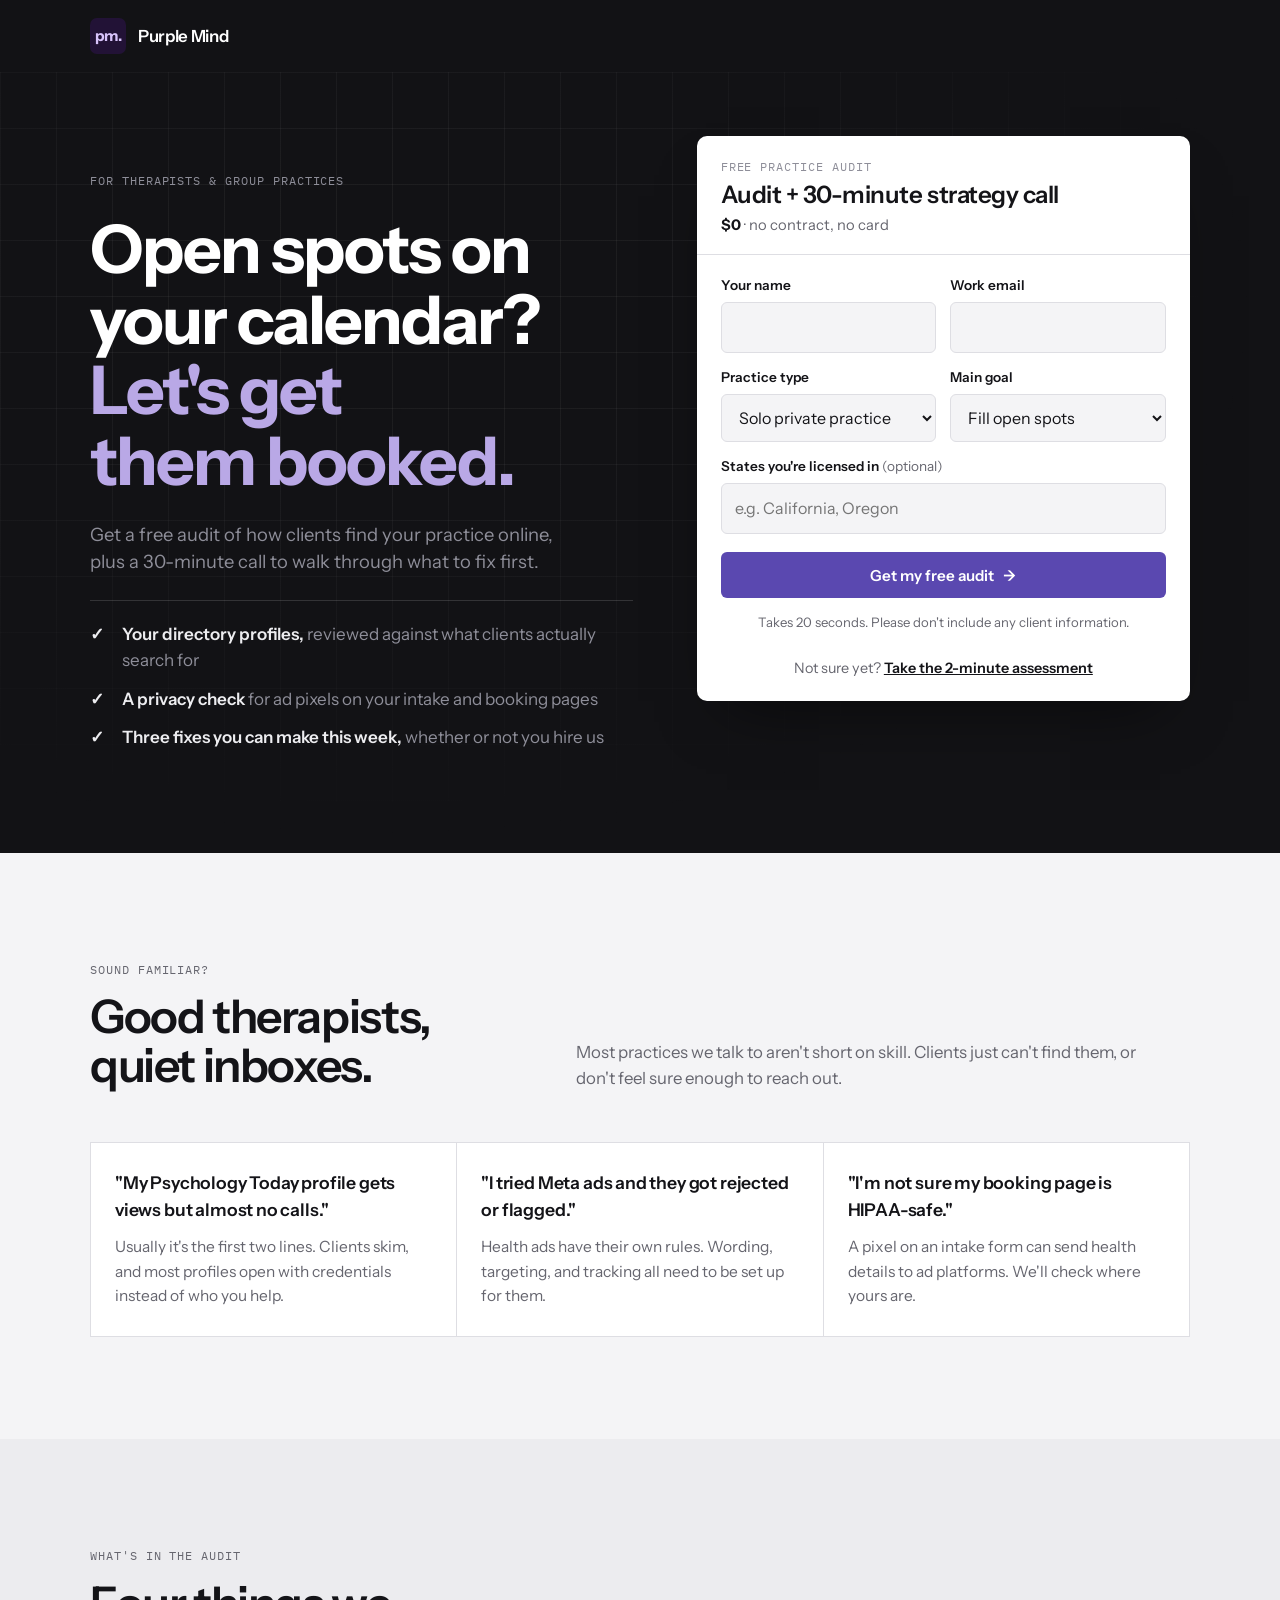
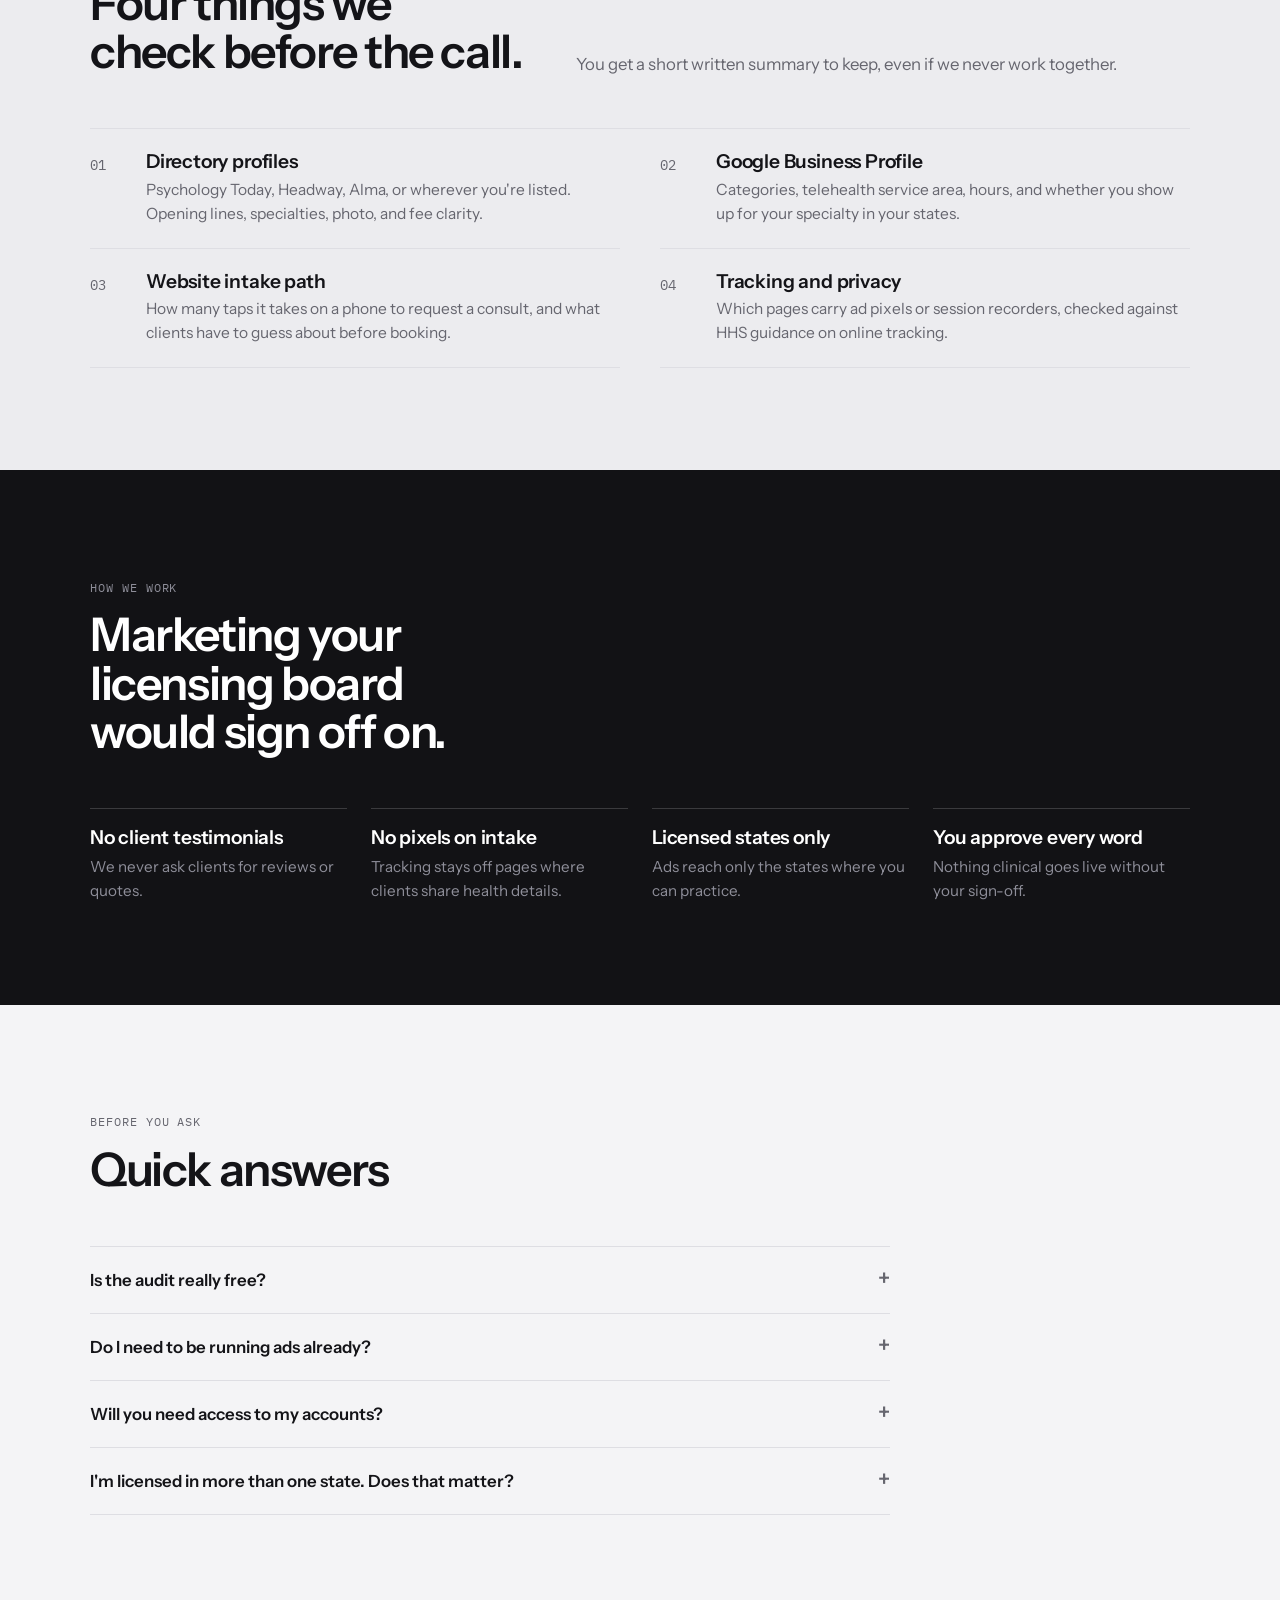
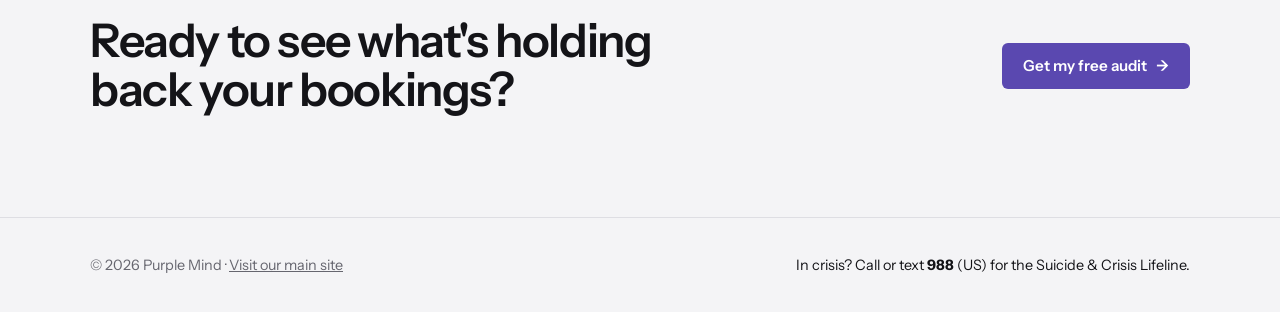
<file: start.html>
<!doctype html>
<html lang="en">
<head>
<meta charset="utf-8">
<meta name="viewport" content="width=device-width, initial-scale=1, viewport-fit=cover">
<title>Free Practice Audit · Purple Mind</title>
<meta name="description" content="A free audit of how clients find your therapy practice online, plus a 30-minute strategy call.">
<link rel="preconnect" href="https://fonts.googleapis.com">
<link rel="preconnect" href="https://fonts.gstatic.com" crossorigin>
<link rel="stylesheet" href="https://fonts.googleapis.com/css2?family=Instrument+Sans:wght@400;500;600;700&family=IBM+Plex+Mono:wght@400;500&display=swap">
<link rel="stylesheet" href="shared.css">
<style>
/* Ad landing page: one job (request the free audit). Logo only, no nav. Plum hero with the form card beside the pitch; stacks on phones with a sticky CTA. */
.top { background: var(--plum); }
.top .wrap { padding-block: 18px; }
.top .logo { color: #fff; }

.hero { background: var(--plum); color: var(--plum-ink); position: relative; overflow: hidden; }
.hero::before {
  content: ""; position: absolute; inset: 0; pointer-events: none;
  background-image: linear-gradient(color-mix(in srgb, #fff 5%, transparent) 1px, transparent 1px),
                    linear-gradient(90deg, color-mix(in srgb, #fff 5%, transparent) 1px, transparent 1px);
  background-size: 56px 56px;
  mask-image: radial-gradient(ellipse at 30% 30%, #000 20%, transparent 70%);
}
.hero .wrap { position: relative; display: grid; grid-template-columns: minmax(0, 1.1fr) minmax(0, 1fr); gap: clamp(32px, 5vw, 72px); align-items: start; padding-block: clamp(24px, 5vw, 64px) clamp(56px, 8vw, 104px); }
.pitch { display: grid; gap: 24px; min-width: 0; padding-top: clamp(0px, 3vw, 36px); }
.hero .mono { color: var(--plum-muted); }
.hero h1 { color: #fff; font-size: clamp(2.3rem, 5.6vw, 4.2rem); }
.hero h1 span { color: var(--lavender); }
.lede { font-size: 1.15rem; color: var(--plum-muted); max-width: 40ch; line-height: 1.5; }
.checks { list-style: none; margin: 0; padding: 0; display: grid; gap: 12px; border-top: 1px solid color-mix(in srgb, #fff 14%, transparent); padding-top: 20px; }
.checks li { display: grid; grid-template-columns: 20px minmax(0, 1fr); gap: 12px; color: var(--plum-muted); }
.checks li::before { content: "✓"; color: var(--plum-ink); font-weight: 700; }
.checks b { color: var(--plum-ink); font-weight: 600; }
@media (max-width: 860px) { .hero .wrap { grid-template-columns: 1fr; } }

/* Form card */
.card { background: var(--surface); color: var(--ink); border-radius: 10px; box-shadow: 0 30px 60px -30px rgba(0,0,0,.6); scroll-margin-top: 16px; }
.offer { padding: 22px 24px 18px; border-bottom: 1px solid var(--line); display: grid; gap: 6px; }
.offer h2 { font-size: 1.5rem; letter-spacing: -0.02em; }
.offer .price { font-size: 0.92rem; color: var(--muted); }
.offer .price b { color: var(--ink); }
form { padding: 20px 24px 24px; display: grid; gap: 14px; }
.row { display: grid; grid-template-columns: repeat(2, minmax(0, 1fr)); gap: 14px; }
@media (max-width: 480px) { .row { grid-template-columns: 1fr; } }
.field { display: grid; gap: 6px; min-width: 0; }
label { font-size: 0.85rem; font-weight: 600; }
label .opt { font-weight: 400; color: var(--muted); }
input, select {
  font: inherit; font-size: 1rem; color: var(--ink); background: var(--bg);
  border: 1px solid var(--line); border-radius: var(--radius); padding: 12px 13px; width: 100%;
}
input:focus, select:focus { outline: 2px solid var(--violet); outline-offset: 1px; border-color: transparent; }
input[aria-invalid="true"] { border-color: #B3261E; }
form .btn { width: 100%; justify-content: center; margin-top: 4px; }
.fine { font-size: 0.82rem; color: var(--muted); text-align: center; }
.msg { padding: 12px 14px; border-radius: var(--radius); background: var(--tint); font-size: 0.93rem; }
.done { padding: 26px 24px 28px; display: grid; gap: 12px; }
.done h3 { font-size: 1.5rem; letter-spacing: -0.02em; }
.done p, .done ol { color: var(--muted); }
.done ol { margin: 0; padding-left: 1.2em; display: grid; gap: 6px; }
.alt { padding: 0 24px 22px; text-align: center; font-size: 0.9rem; color: var(--muted); }
.alt a { color: var(--ink); font-weight: 600; }

/* Sections */
section.block { padding-block: clamp(64px, 8vw, 104px); }
.head { display: grid; grid-template-columns: minmax(0, 1fr) minmax(0, 1.4fr); gap: 20px 48px; margin-bottom: clamp(32px, 4vw, 52px); align-items: end; }
.head p { color: var(--muted); font-size: 1.05rem; max-width: 54ch; }
@media (max-width: 760px) { .head { grid-template-columns: 1fr; } }

.problems { display: grid; grid-template-columns: repeat(3, minmax(0, 1fr)); gap: 1px; background: var(--line); border: 1px solid var(--line); }
.problem { background: var(--surface); padding: 26px 24px 28px; display: grid; gap: 12px; align-content: start; }
.problem .q { font-weight: 600; font-size: 1.1rem; letter-spacing: -0.01em; }
.problem p { color: var(--muted); font-size: 0.97rem; }
@media (max-width: 820px) { .problems { grid-template-columns: 1fr; } }

.audit { background: var(--tint); }
.items { list-style: none; margin: 0; padding: 0; display: grid; grid-template-columns: repeat(2, minmax(0, 1fr)); gap: 0 40px; border-top: 1px solid var(--line); }
.items li { display: grid; grid-template-columns: 44px minmax(0, 1fr); gap: 12px; padding-block: 22px; border-bottom: 1px solid var(--line); }
.items .n { font-family: var(--mono); color: var(--muted); font-size: 0.9rem; padding-top: 3px; }
.items h3 { margin-bottom: 6px; }
.items p { color: var(--muted); font-size: 0.97rem; }
@media (max-width: 760px) { .items { grid-template-columns: 1fr; } }

.band { background: var(--plum); color: var(--plum-ink); }
.band .mono { color: var(--plum-muted); }
.band h2 { color: #fff; }
.promises { display: grid; grid-template-columns: repeat(4, minmax(0, 1fr)); gap: 24px; }
.promise { display: grid; gap: 8px; align-content: start; padding-top: 18px; border-top: 1px solid color-mix(in srgb, var(--plum-ink) 18%, transparent); }
.promise h3 { color: #fff; }
.promise p { color: var(--plum-muted); font-size: 0.95rem; }
@media (max-width: 880px) { .promises { grid-template-columns: repeat(2, minmax(0, 1fr)); } }
@media (max-width: 480px) { .promises { grid-template-columns: 1fr; } }

.faq { max-width: 800px; border-top: 1px solid var(--line); }
details { border-bottom: 1px solid var(--line); }
summary { cursor: pointer; list-style: none; display: flex; justify-content: space-between; gap: 16px; padding-block: 20px; font-weight: 600; font-size: 1.05rem; }
summary::-webkit-details-marker { display: none; }
summary::after { content: "+"; color: var(--muted); font-size: 1.4rem; line-height: 1; transition: transform .25s var(--ease); }
details[open] summary::after { transform: rotate(45deg); }
details p { color: var(--muted); padding-bottom: 22px; max-width: 64ch; }

.closer .wrap { display: flex; flex-wrap: wrap; align-items: center; justify-content: space-between; gap: 20px; }
.closer h2 { max-width: 20ch; }

/* Sticky phone CTA once the form scrolls away */
.sticky {
  position: fixed; left: 0; right: 0; bottom: 0; z-index: 30;
  padding: 12px max(16px, env(safe-area-inset-right, 0px)) calc(12px + env(safe-area-inset-bottom, 0px)) max(16px, env(safe-area-inset-left, 0px));
  background: color-mix(in srgb, var(--bg) 92%, transparent); backdrop-filter: blur(10px); border-top: 1px solid var(--line);
  transform: translateY(110%); transition: transform .25s var(--ease);
}
.sticky.show { transform: none; }
.sticky .btn { width: 100%; justify-content: center; }
@media (min-width: 861px) { .sticky { display: none; } }
[hidden] { display: none !important; }
</style>
</head>
<body>

<header class="top">
  <div class="wrap">
    <a class="logo" href="./"><span class="logo-mark" aria-hidden="true">pm.</span>Purple Mind</a>
  </div>
</header>

<main>
  <section class="hero">
    <div class="wrap">
      <div class="pitch">
        <span class="mono">For therapists &amp; group practices</span>
        <h1>Open spots on your calendar? <span>Let's get them booked.</span></h1>
        <p class="lede">Get a free audit of how clients find your practice online, plus a 30-minute call to walk through what to fix first.</p>
        <ul class="checks">
          <li><span><b>Your directory profiles,</b> reviewed against what clients actually search for</span></li>
          <li><span><b>A privacy check</b> for ad pixels on your intake and booking pages</span></li>
          <li><span><b>Three fixes you can make this week,</b> whether or not you hire us</span></li>
        </ul>
      </div>

      <div class="card" id="get-audit">
        <div class="offer">
          <span class="mono">Free practice audit</span>
          <h2>Audit + 30-minute strategy call</h2>
          <span class="price"><b>$0</b> · no contract, no card</span>
        </div>

        <form id="audit-form" name="instagram-audit" method="POST" action="/" data-netlify="true" netlify-honeypot="bot-field" novalidate>
          <input type="hidden" name="form-name" value="instagram-audit">
          <input type="hidden" name="source" value="instagram">
          <p hidden><label>Leave this empty <input name="bot-field"></label></p>
          <div class="row">
            <div class="field">
              <label for="f-name">Your name</label>
              <input id="f-name" name="name" autocomplete="name" required>
            </div>
            <div class="field">
              <label for="f-email">Work email</label>
              <input id="f-email" name="email" type="email" autocomplete="email" inputmode="email" required>
            </div>
          </div>
          <div class="row">
            <div class="field">
              <label for="f-type">Practice type</label>
              <select id="f-type" name="type">
                <option>Solo private practice</option>
                <option>Group practice (2–10)</option>
                <option>Group practice (10+)</option>
                <option>Telehealth platform</option>
                <option>Other</option>
              </select>
            </div>
            <div class="field">
              <label for="f-goal">Main goal</label>
              <select id="f-goal" name="goal">
                <option>Fill open spots</option>
                <option>Get more from Psychology Today</option>
                <option>Start running ads</option>
                <option>Fix ads that aren't working</option>
                <option>New or better website</option>
              </select>
            </div>
          </div>
          <div class="field">
            <label for="f-states">States you're licensed in <span class="opt">(optional)</span></label>
            <input id="f-states" name="states" placeholder="e.g. California, Oregon">
          </div>
          <p class="msg" id="form-msg" role="alert" hidden></p>
          <button class="btn btn-primary" type="submit" id="send">Get my free audit <span class="arr">→</span></button>
          <p class="fine">Takes 20 seconds. Please don't include any client information.</p>
        </form>

        <div class="done" id="done" hidden tabindex="-1">
          <span class="mono">Request received</span>
          <h3 id="done-title">Thanks. We're on it.</h3>
          <p>Here's what happens next:</p>
          <ol>
            <li>Within one business day, we email you to pick a call time.</li>
            <li>Before the call, we review your site and directory profiles.</li>
            <li>On the call, you get the audit and your three quick fixes.</li>
          </ol>
        </div>

        <p class="alt" id="alt">Not sure yet? <a href="quiz.html">Take the 2-minute assessment</a></p>
      </div>
    </div>
  </section>

  <section class="block">
    <div class="wrap">
      <div class="head">
        <div><span class="mono">Sound familiar?</span><h2 style="margin-top:12px">Good therapists, quiet inboxes.</h2></div>
        <p>Most practices we talk to aren't short on skill. Clients just can't find them, or don't feel sure enough to reach out.</p>
      </div>
      <div class="problems">
        <div class="problem">
          <span class="q">"My Psychology Today profile gets views but almost no calls."</span>
          <p>Usually it's the first two lines. Clients skim, and most profiles open with credentials instead of who you help.</p>
        </div>
        <div class="problem">
          <span class="q">"I tried Meta ads and they got rejected or flagged."</span>
          <p>Health ads have their own rules. Wording, targeting, and tracking all need to be set up for them.</p>
        </div>
        <div class="problem">
          <span class="q">"I'm not sure my booking page is HIPAA-safe."</span>
          <p>A pixel on an intake form can send health details to ad platforms. We'll check where yours are.</p>
        </div>
      </div>
    </div>
  </section>

  <section class="block audit">
    <div class="wrap">
      <div class="head">
        <div><span class="mono">What's in the audit</span><h2 style="margin-top:12px">Four things we check before the call.</h2></div>
        <p>You get a short written summary to keep, even if we never work together.</p>
      </div>
      <ol class="items">
        <li><span class="n">01</span><div><h3>Directory profiles</h3><p>Psychology Today, Headway, Alma, or wherever you're listed. Opening lines, specialties, photo, and fee clarity.</p></div></li>
        <li><span class="n">02</span><div><h3>Google Business Profile</h3><p>Categories, telehealth service area, hours, and whether you show up for your specialty in your states.</p></div></li>
        <li><span class="n">03</span><div><h3>Website intake path</h3><p>How many taps it takes on a phone to request a consult, and what clients have to guess about before booking.</p></div></li>
        <li><span class="n">04</span><div><h3>Tracking and privacy</h3><p>Which pages carry ad pixels or session recorders, checked against HHS guidance on online tracking.</p></div></li>
      </ol>
    </div>
  </section>

  <section class="block band">
    <div class="wrap">
      <div class="head">
        <div><span class="mono">How we work</span><h2 style="margin-top:12px">Marketing your licensing board would sign off on.</h2></div>
      </div>
      <div class="promises">
        <div class="promise"><h3>No client testimonials</h3><p>We never ask clients for reviews or quotes.</p></div>
        <div class="promise"><h3>No pixels on intake</h3><p>Tracking stays off pages where clients share health details.</p></div>
        <div class="promise"><h3>Licensed states only</h3><p>Ads reach only the states where you can practice.</p></div>
        <div class="promise"><h3>You approve every word</h3><p>Nothing clinical goes live without your sign-off.</p></div>
      </div>
    </div>
  </section>

  <section class="block">
    <div class="wrap">
      <div class="head">
        <div><span class="mono">Before you ask</span><h2 style="margin-top:12px">Quick answers</h2></div>
      </div>
      <div class="faq">
        <details>
          <summary>Is the audit really free?</summary>
          <p>Yes. No card, no contract. If we're a good fit, we'll share a proposal on the call. If not, you keep the audit and the three fixes.</p>
        </details>
        <details>
          <summary>Do I need to be running ads already?</summary>
          <p>No. Many practices we audit have never run ads. We'll tell you whether ads make sense for you at all, or whether your directory profiles and website should come first.</p>
        </details>
        <details>
          <summary>Will you need access to my accounts?</summary>
          <p>Not for the audit. We review what's publicly visible: your profiles, your site, and the tracking scripts on its pages.</p>
        </details>
        <details>
          <summary>I'm licensed in more than one state. Does that matter?</summary>
          <p>Yes, in a good way. We'll look at demand in each state and where PSYPACT or counseling compact rules apply to you.</p>
        </details>
      </div>
    </div>
  </section>

  <section class="block closer" style="padding-top:0">
    <div class="wrap">
      <h2>Ready to see what's holding back your bookings?</h2>
      <a class="btn btn-primary" href="#get-audit" data-jump>Get my free audit <span class="arr">→</span></a>
    </div>
  </section>
</main>

<footer>
  <div class="wrap">
    <span>© 2026 Purple Mind · <a href="./">Visit our main site</a></span>
    <span class="crisis">In crisis? Call or text <strong>988</strong> (US) for the Suicide &amp; Crisis Lifeline.</span>
  </div>
</footer>

<div class="sticky" id="sticky" aria-hidden="true">
  <a class="btn btn-primary" href="#get-audit" data-jump tabindex="-1">Get my free audit <span class="arr">→</span></a>
</div>

<script>
(function () {
  var form = document.getElementById('audit-form');
  var msg = document.getElementById('form-msg');
  var done = document.getElementById('done');
  var card = document.getElementById('get-audit');
  var sticky = document.getElementById('sticky');
  var reduce = window.matchMedia && matchMedia('(prefers-reduced-motion: reduce)').matches;

  Array.prototype.forEach.call(document.querySelectorAll('[data-jump]'), function (a) {
    a.addEventListener('click', function (e) {
      e.preventDefault();
      card.scrollIntoView({ behavior: reduce ? 'auto' : 'smooth', block: 'start' });
      if (!form.hidden) setTimeout(function () { document.getElementById('f-name').focus({ preventScroll: true }); }, 400);
    });
  });

  form.addEventListener('submit', function (e) {
    e.preventDefault();
    var name = form.elements.name, email = form.elements.email;
    var badName = !name.value.trim();
    var badEmail = !/^\S+@\S+\.\S+$/.test(email.value.trim());
    name.setAttribute('aria-invalid', badName);
    email.setAttribute('aria-invalid', badEmail);
    if (badName || badEmail) {
      msg.textContent = badName && badEmail ? 'Add your name and email so we can send your audit.'
        : badName ? 'Add your name so we know who to reply to.'
        : 'That email looks incomplete. Check it and try again.';
      msg.hidden = false;
      (badName ? name : email).focus();
      return;
    }
    msg.hidden = true;
    var btn = document.getElementById('send');
    btn.disabled = true; btn.firstChild.textContent = 'Sending… ';
    fetch('/', {
      method: 'POST',
      headers: { 'Content-Type': 'application/x-www-form-urlencoded' },
      body: new URLSearchParams(new FormData(form)).toString()
    }).then(function (r) {
      if (!r.ok) throw new Error(r.status);
      document.getElementById('done-title').textContent = 'Thanks, ' + name.value.trim().split(' ')[0] + '. We’re on it.';
      form.hidden = true;
      document.getElementById('alt').hidden = true;
      done.hidden = false;
      done.focus({ preventScroll: true });
      sticky.classList.remove('show');
    }).catch(function () {
      msg.textContent = 'That didn’t go through. Check your connection and try again.';
      msg.hidden = false;
      btn.disabled = false; btn.firstChild.textContent = 'Get my free audit ';
    });
  });

  if ('IntersectionObserver' in window) {
    new IntersectionObserver(function (entries) {
      sticky.classList.toggle('show', !entries[0].isIntersecting && !form.hidden);
    }, { threshold: 0.05 }).observe(card);
  }
})();
</script>
</body>
</html>
</file>
<file: shared.css>
/* Purple Mind — shared tokens and primitives
   Layout: hard left edge, grotesk headlines, plum (#221236) and lavender (#D8C3FB) pulled from the pm. mark */
:root {
  --bg: #F4F4F6;
  --surface: #FFFFFF;
  --ink: #141418;
  --muted: #66666F;
  --line: #DEDEE3;
  --plum: #121215;
  --plum-ink: #EDEDF0;
  --plum-muted: #8E8E99;
  --lavender: #B9A8E6;
  --violet: #5A48B0;
  --violet-ink: #FFFFFF;
  --tint: #ECECEF;
  --ok: #2E7D56;
  --display: "Instrument Sans", "Helvetica Neue", Arial, sans-serif;
  --body: "Instrument Sans", "Helvetica Neue", Arial, sans-serif;
  --mono: "IBM Plex Mono", "SFMono-Regular", Menlo, monospace;
  --radius: 6px;
  --ease: cubic-bezier(.2,.7,.2,1);
}
@media (prefers-color-scheme: dark) {
  :root:not([data-theme="light"]) {
    --bg: #0D0D10; --surface: #15151A; --ink: #EDEDF0; --muted: #9A9AA5; --line: #26262C;
    --plum: #0F0F12; --plum-ink: #EDEDF0; --plum-muted: #8E8E99;
    --violet: #9A88E0; --violet-ink: #0F0F12; --tint: #1C1C22; --ok: #5BB383;
    color-scheme: dark;
  }
}
:root[data-theme="dark"] {
  --bg: #0D0D10; --surface: #15151A; --ink: #EDEDF0; --muted: #9A9AA5; --line: #26262C;
  --plum: #0F0F12; --plum-ink: #EDEDF0; --plum-muted: #8E8E99;
  --violet: #9A88E0; --violet-ink: #0F0F12; --tint: #1C1C22; --ok: #5BB383;
  color-scheme: dark;
}

* { box-sizing: border-box; }
html { scroll-behavior: smooth; }
body {
  margin: 0; background: var(--bg); color: var(--ink);
  font-family: var(--body); font-size: 17px; line-height: 1.55;
  -webkit-font-smoothing: antialiased;
}
.wrap { max-width: 1180px; margin-inline: auto; padding-inline: clamp(16px, 4vw, 40px); }
h1, h2, h3 { font-family: var(--display); margin: 0; line-height: 1.05; letter-spacing: -0.03em; text-wrap: balance; }
h1 { font-size: clamp(2.5rem, 6.4vw, 5rem); font-weight: 700; }
h2 { font-size: clamp(1.9rem, 3.8vw, 2.9rem); font-weight: 600; }
h3 { font-size: 1.2rem; font-weight: 600; letter-spacing: -0.01em; }
p { margin: 0; }
a { color: inherit; }
:focus-visible { outline: 2px solid var(--violet); outline-offset: 3px; }
.mono { font-family: var(--mono); font-size: 0.74rem; letter-spacing: 0.08em; text-transform: uppercase; color: var(--muted); }

.btn {
  display: inline-flex; align-items: center; gap: 0.6em;
  font: 600 0.95rem/1 var(--body); text-decoration: none; cursor: pointer;
  padding: 0.95em 1.3em; border-radius: var(--radius); border: 1px solid transparent;
  transition: transform .25s var(--ease), background .25s, border-color .25s;
}
.btn .arr { display: inline-block; transition: transform .25s var(--ease); }
.btn:hover .arr { transform: translateX(4px); }
.btn-primary { background: var(--violet); color: var(--violet-ink); }
.btn-primary:hover { transform: translateY(-2px); }
.btn-ghost { border-color: var(--line); color: var(--ink); background: transparent; }
.btn-ghost:hover { border-color: var(--ink); }
.btn-light { background: #FFFFFF; color: #141418; }
.btn-light:hover { transform: translateY(-2px); }

/* Nav */
.nav {
  position: sticky; top: env(safe-area-inset-top, 0px); z-index: 20;
  background: color-mix(in srgb, var(--bg) 86%, transparent);
  backdrop-filter: blur(12px); border-bottom: 1px solid var(--line);
  transition: padding .3s var(--ease);
}
.nav .wrap { display: flex; align-items: center; justify-content: space-between; gap: 16px; padding-block: 16px; transition: padding .3s var(--ease); }
.nav.compact .wrap { padding-block: 10px; }
.logo { display: flex; align-items: center; gap: 12px; text-decoration: none; font-weight: 600; letter-spacing: -0.02em; font-size: 1.05rem; }
.logo-mark {
  width: 36px; height: 36px; border-radius: 7px; background: #221236; color: #D8C3FB;
  display: grid; place-items: center; font: 700 0.95rem/1 var(--display); letter-spacing: -0.03em;
}
.nav-links { display: flex; gap: 28px; font-size: 0.93rem; color: var(--muted); }
.nav-links a { text-decoration: none; position: relative; }
.nav-links a::after { content: ""; position: absolute; left: 0; right: 100%; bottom: -4px; height: 1px; background: var(--ink); transition: right .25s var(--ease); }
.nav-links a:hover { color: var(--ink); }
.nav-links a:hover::after { right: 0; }
.btn .short { display: none; }
@media (max-width: 860px) { .nav-links { display: none; } }
@media (max-width: 520px) {
  body { font-size: 16px; }
  .logo { white-space: nowrap; font-size: 1rem; gap: 10px; }
  .logo-mark { width: 32px; height: 32px; font-size: 0.85rem; }
  .nav .wrap { padding-block: 12px; }
  .nav .btn { padding: 0.8em 1em; font-size: 0.88rem; }
  .btn .long { display: none; }
  .btn .short { display: inline; }
  .btn { -webkit-tap-highlight-color: transparent; }
}

/* Scroll reveal: only applied once JS has confirmed it will run, so the page is complete without it */
.js .reveal { opacity: 0; transform: translateY(18px); transition: opacity .5s var(--ease), transform .5s var(--ease); }
.js .reveal.in { opacity: 1; transform: none; }
.js .reveal[data-delay="1"] { transition-delay: .1s; }
.js .reveal[data-delay="2"] { transition-delay: .2s; }
.js .reveal[data-delay="3"] { transition-delay: .3s; }
@media (prefers-reduced-motion: reduce) {
  html { scroll-behavior: auto; }
  .js .reveal { opacity: 1; transform: none; transition: none; }
  *, *::before, *::after { animation-duration: 0.01ms !important; animation-iteration-count: 1 !important; }
}

footer { padding-block: 36px; border-top: 1px solid var(--line); }
footer .wrap { display: flex; flex-wrap: wrap; justify-content: space-between; gap: 12px 24px; color: var(--muted); font-size: 0.9rem; }
footer .crisis { color: var(--ink); }
</file>
